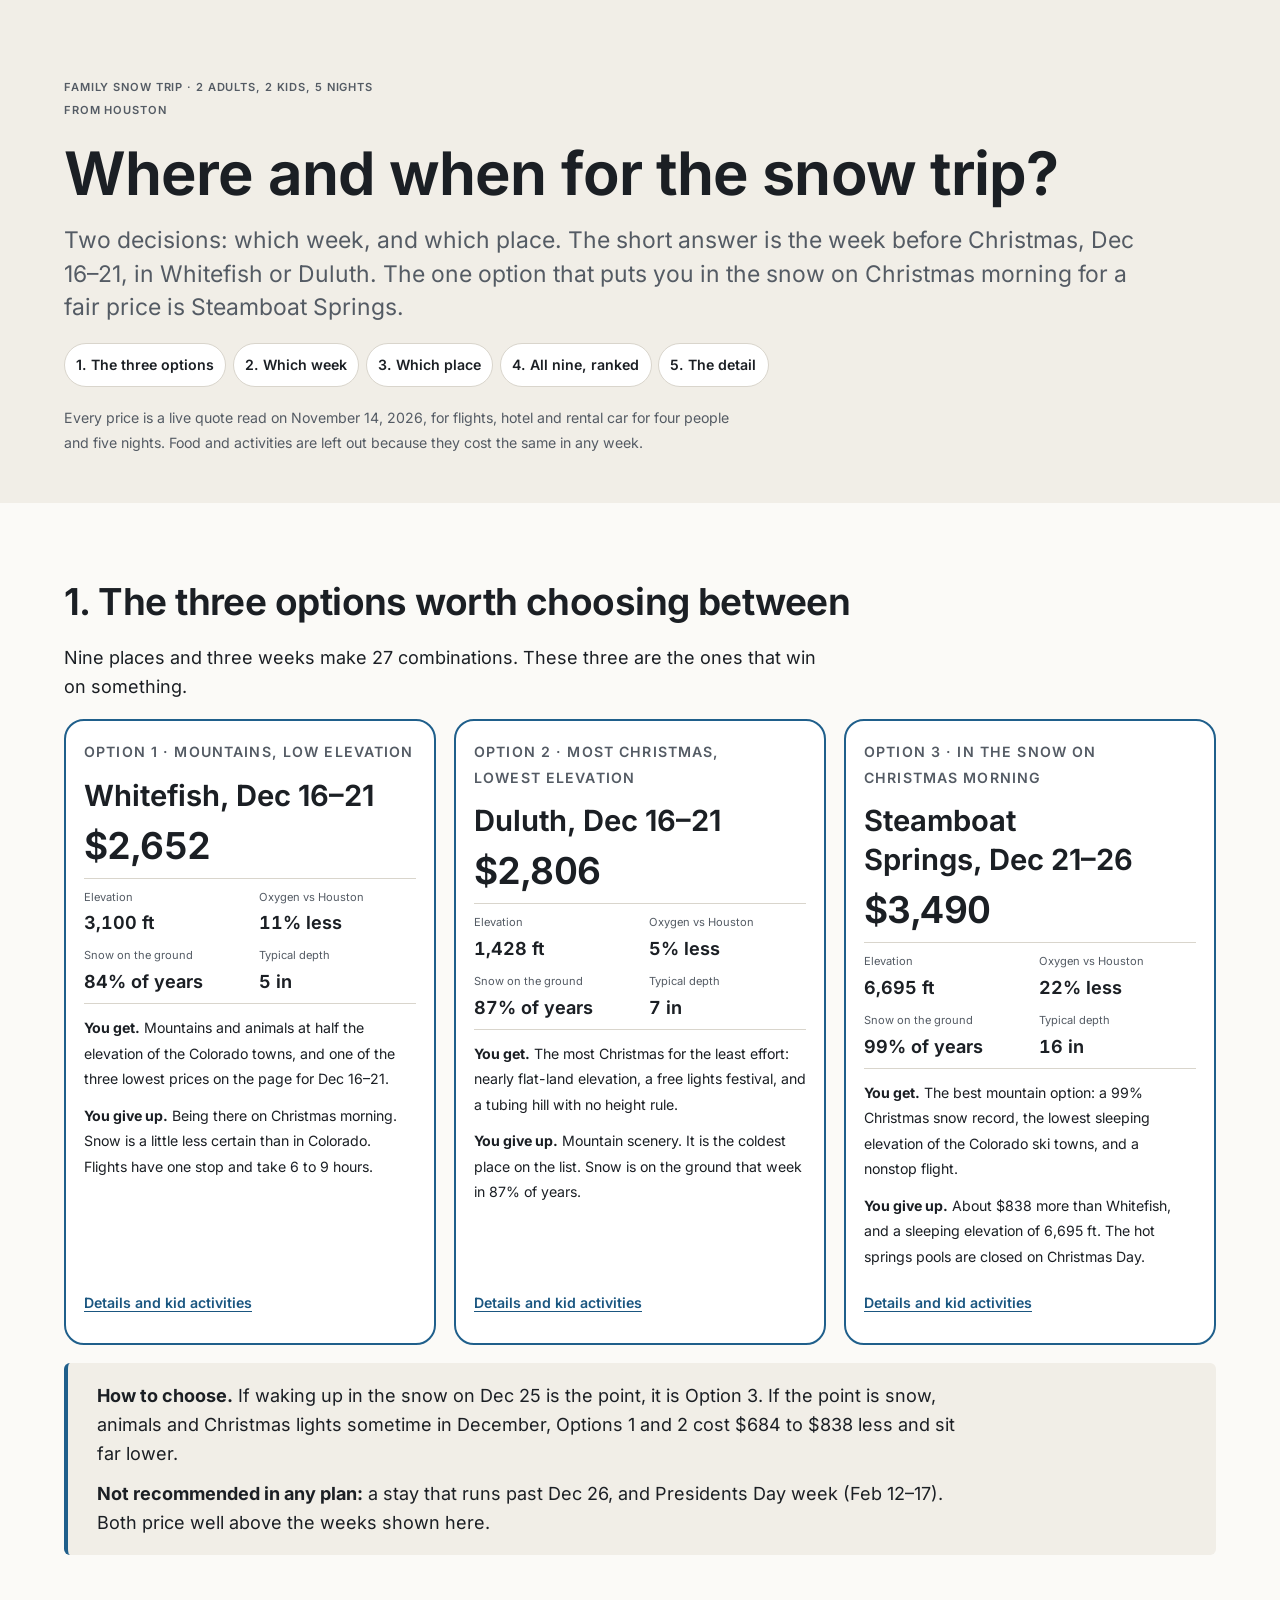
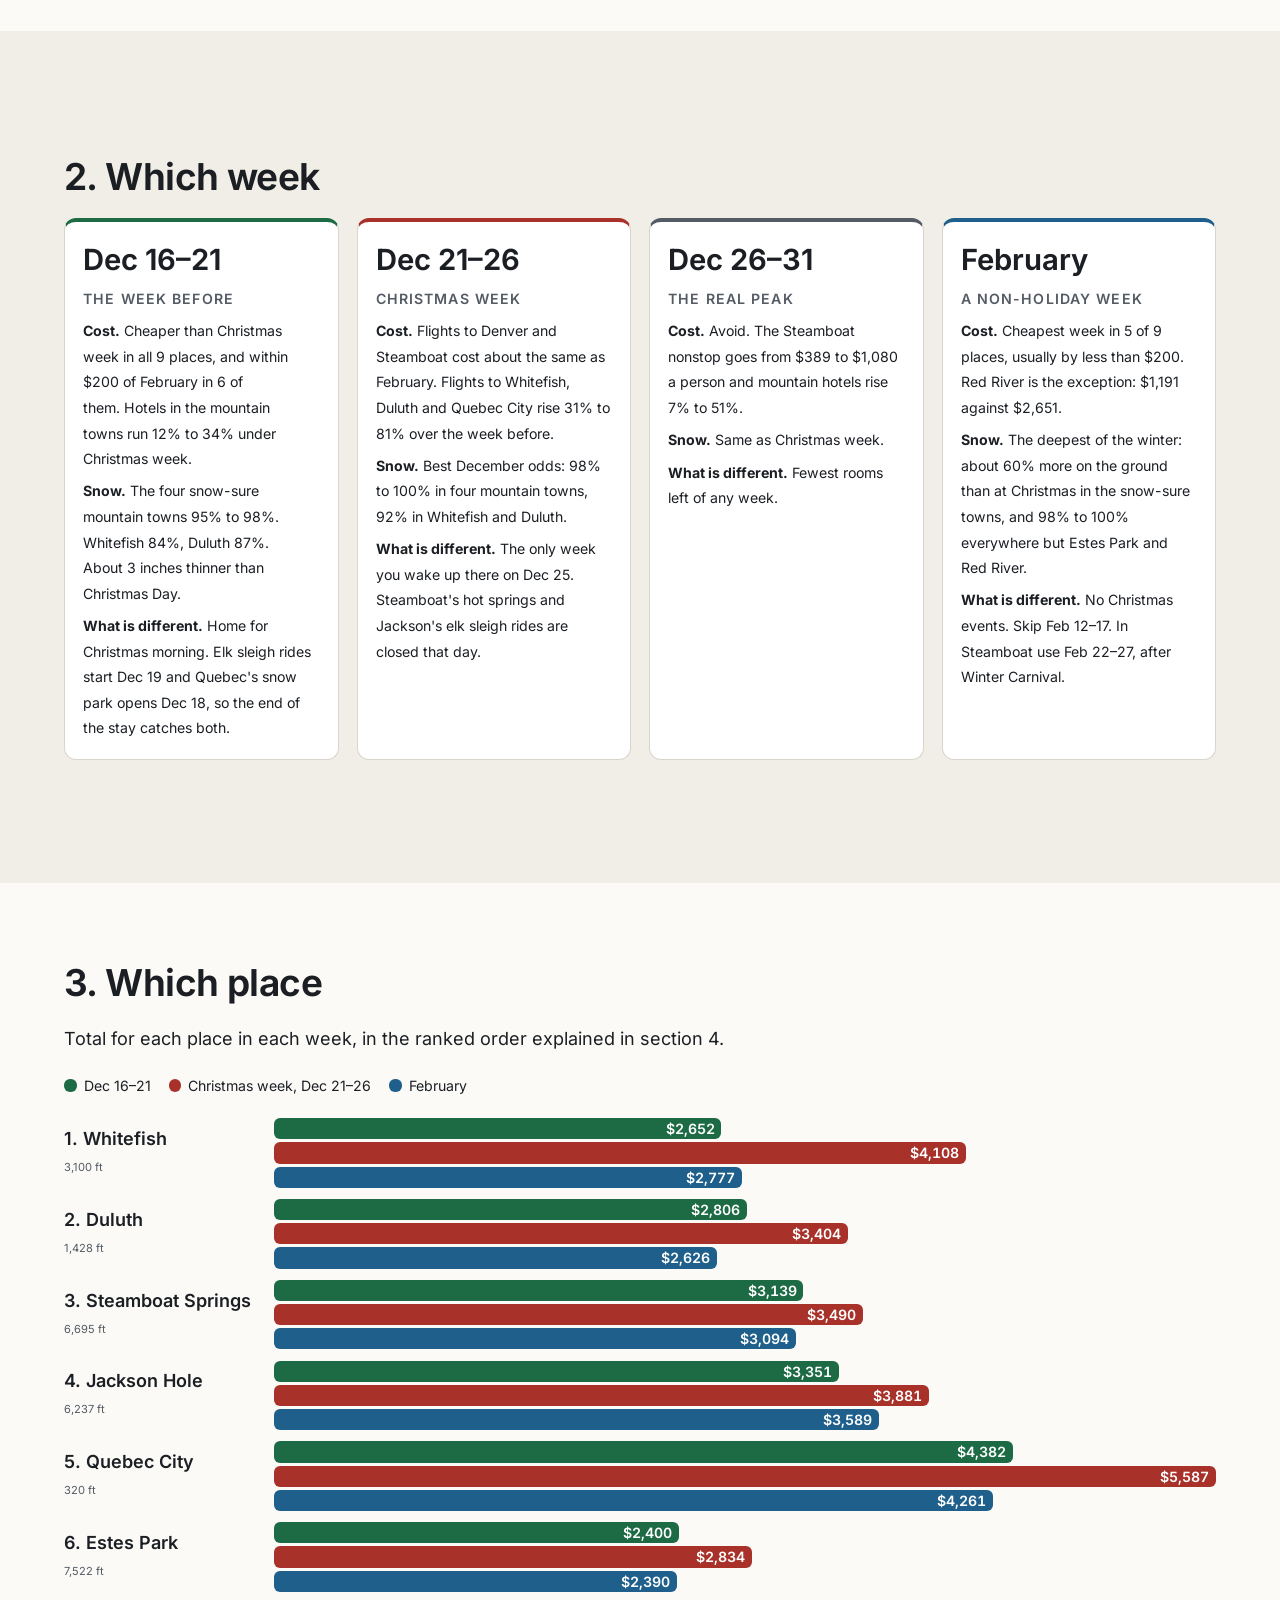
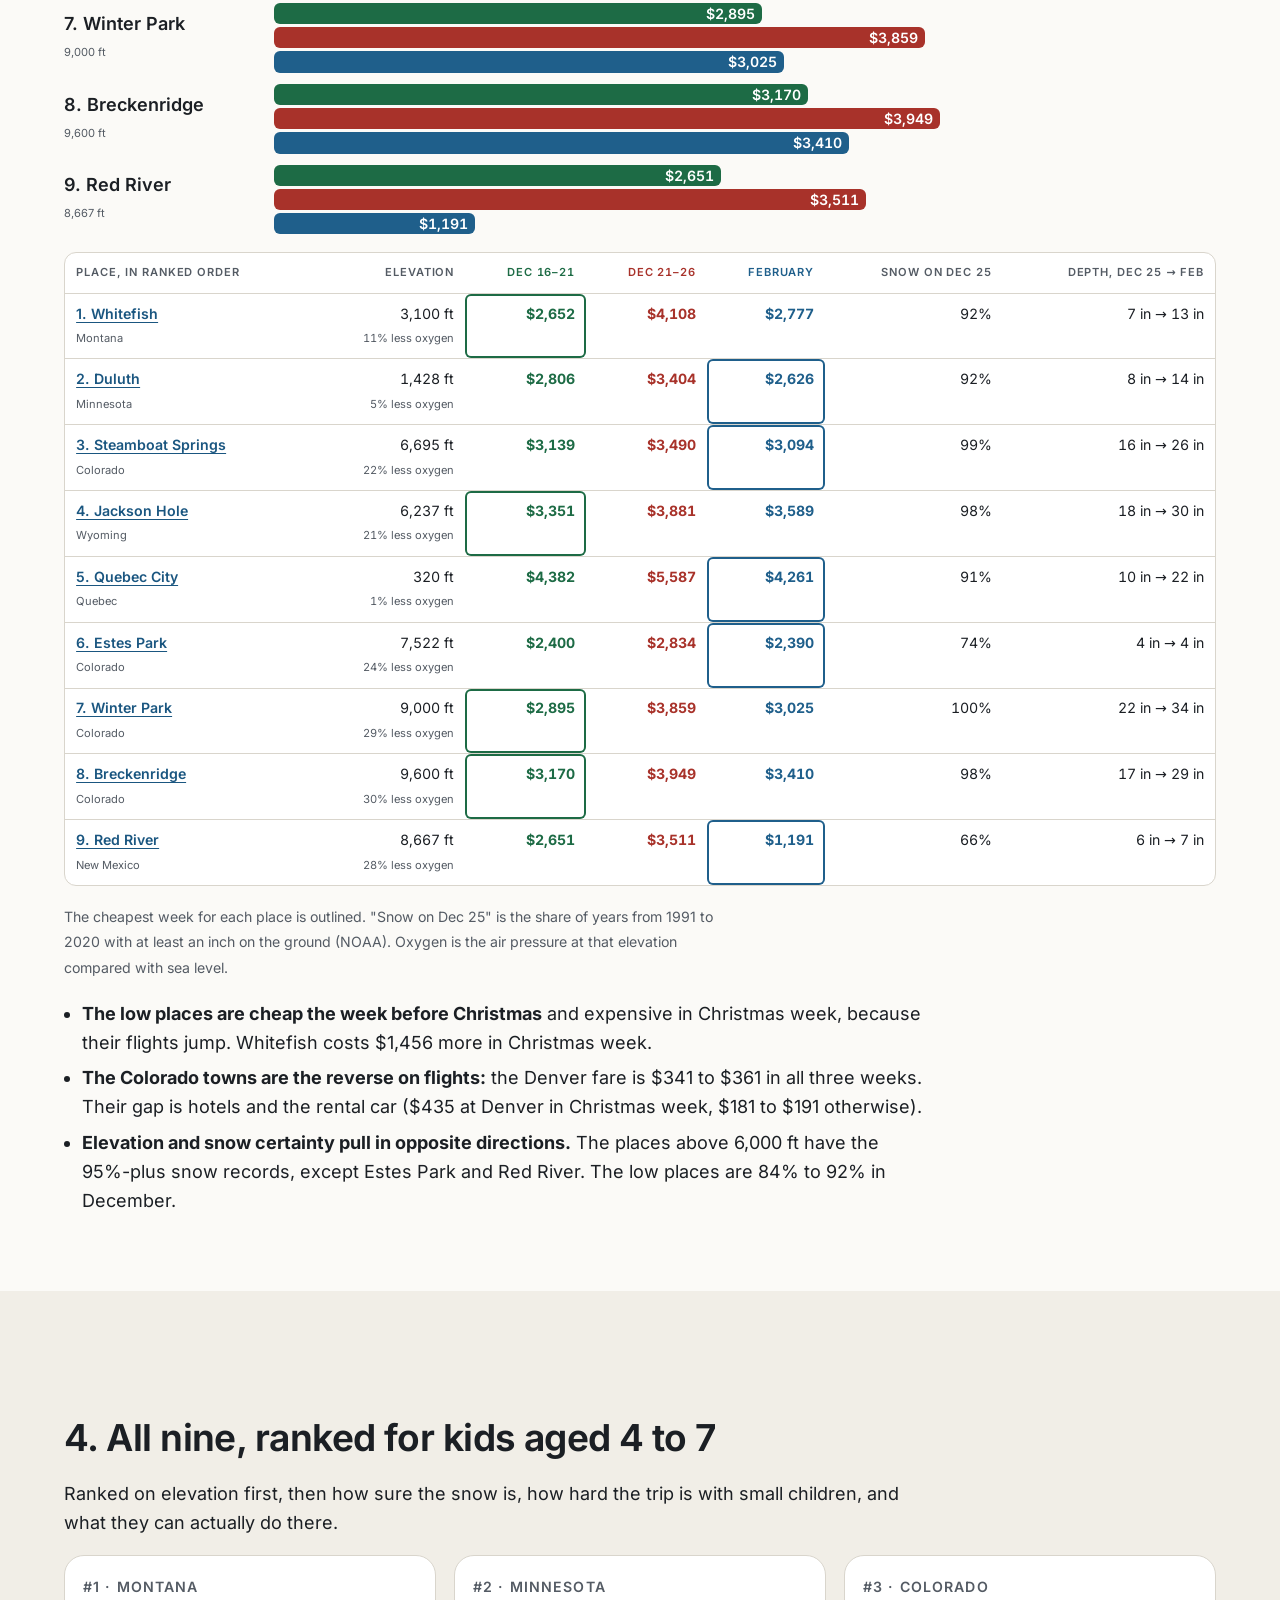
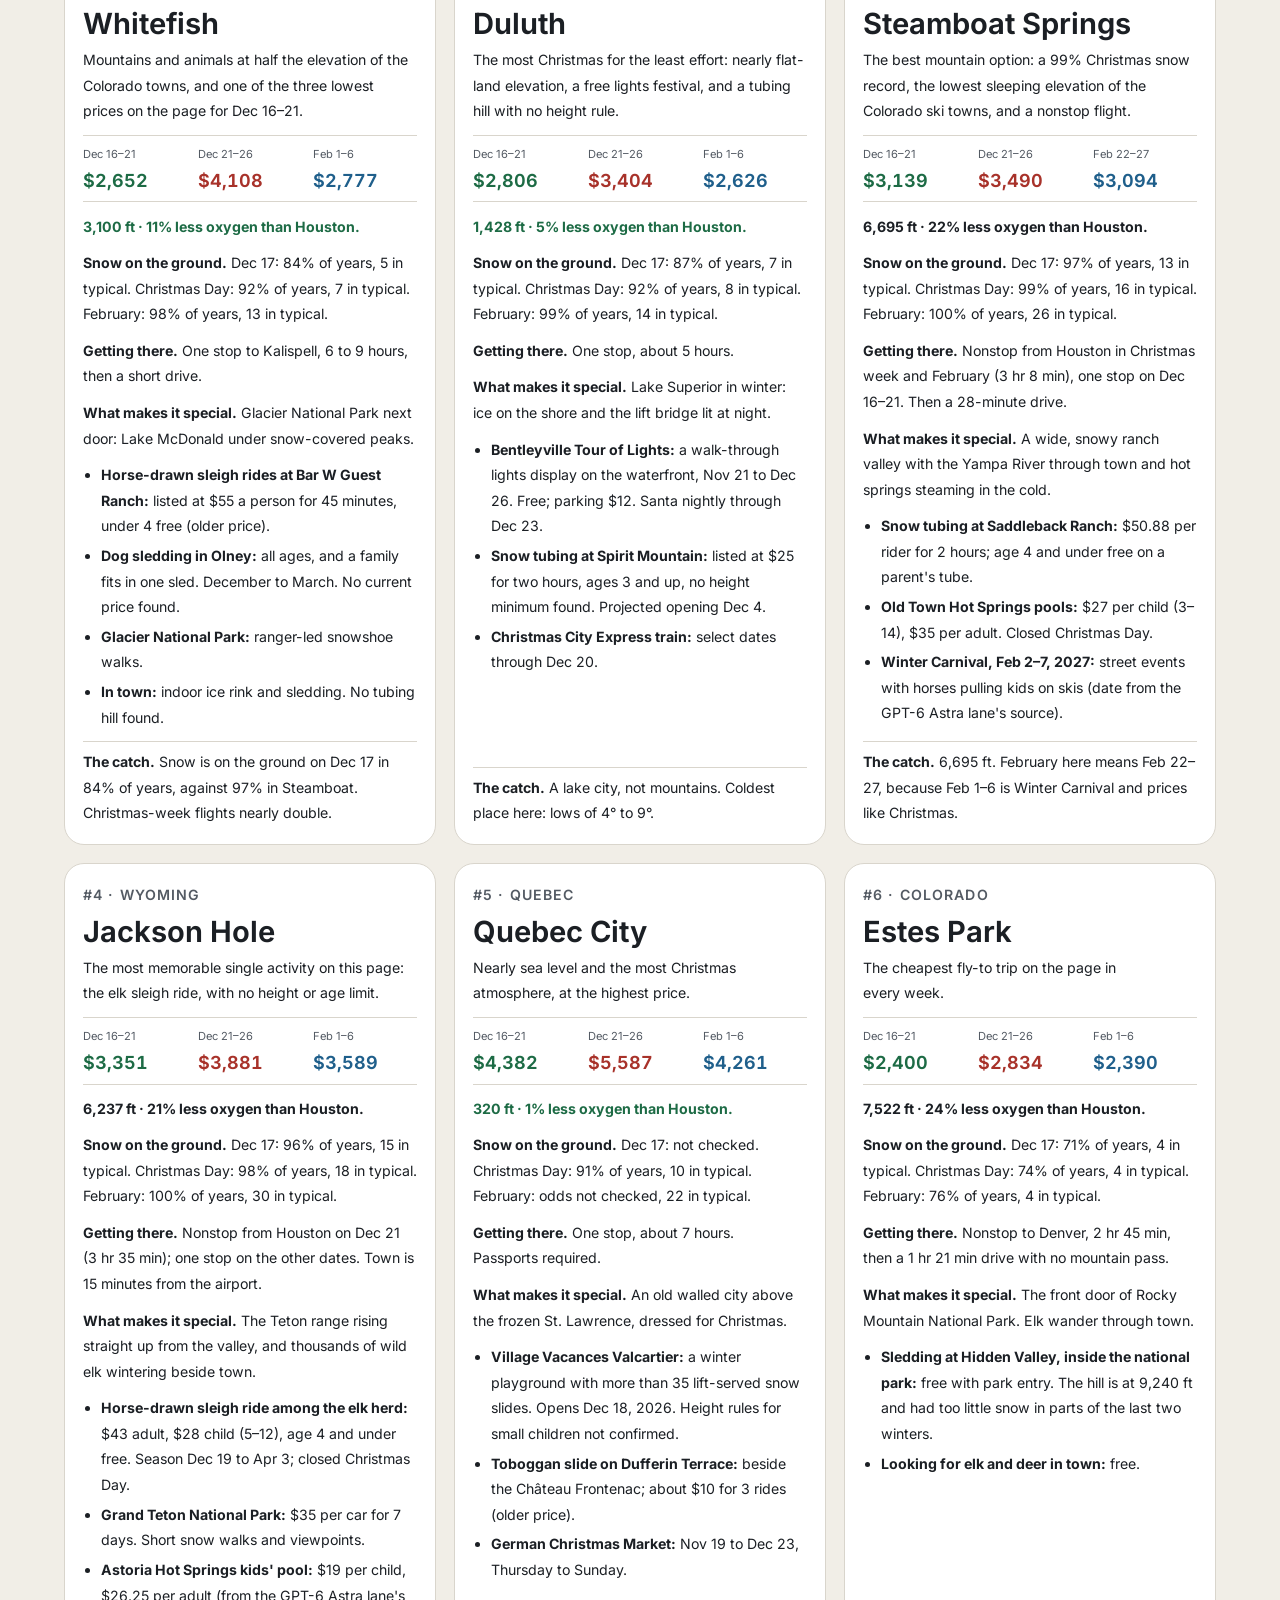
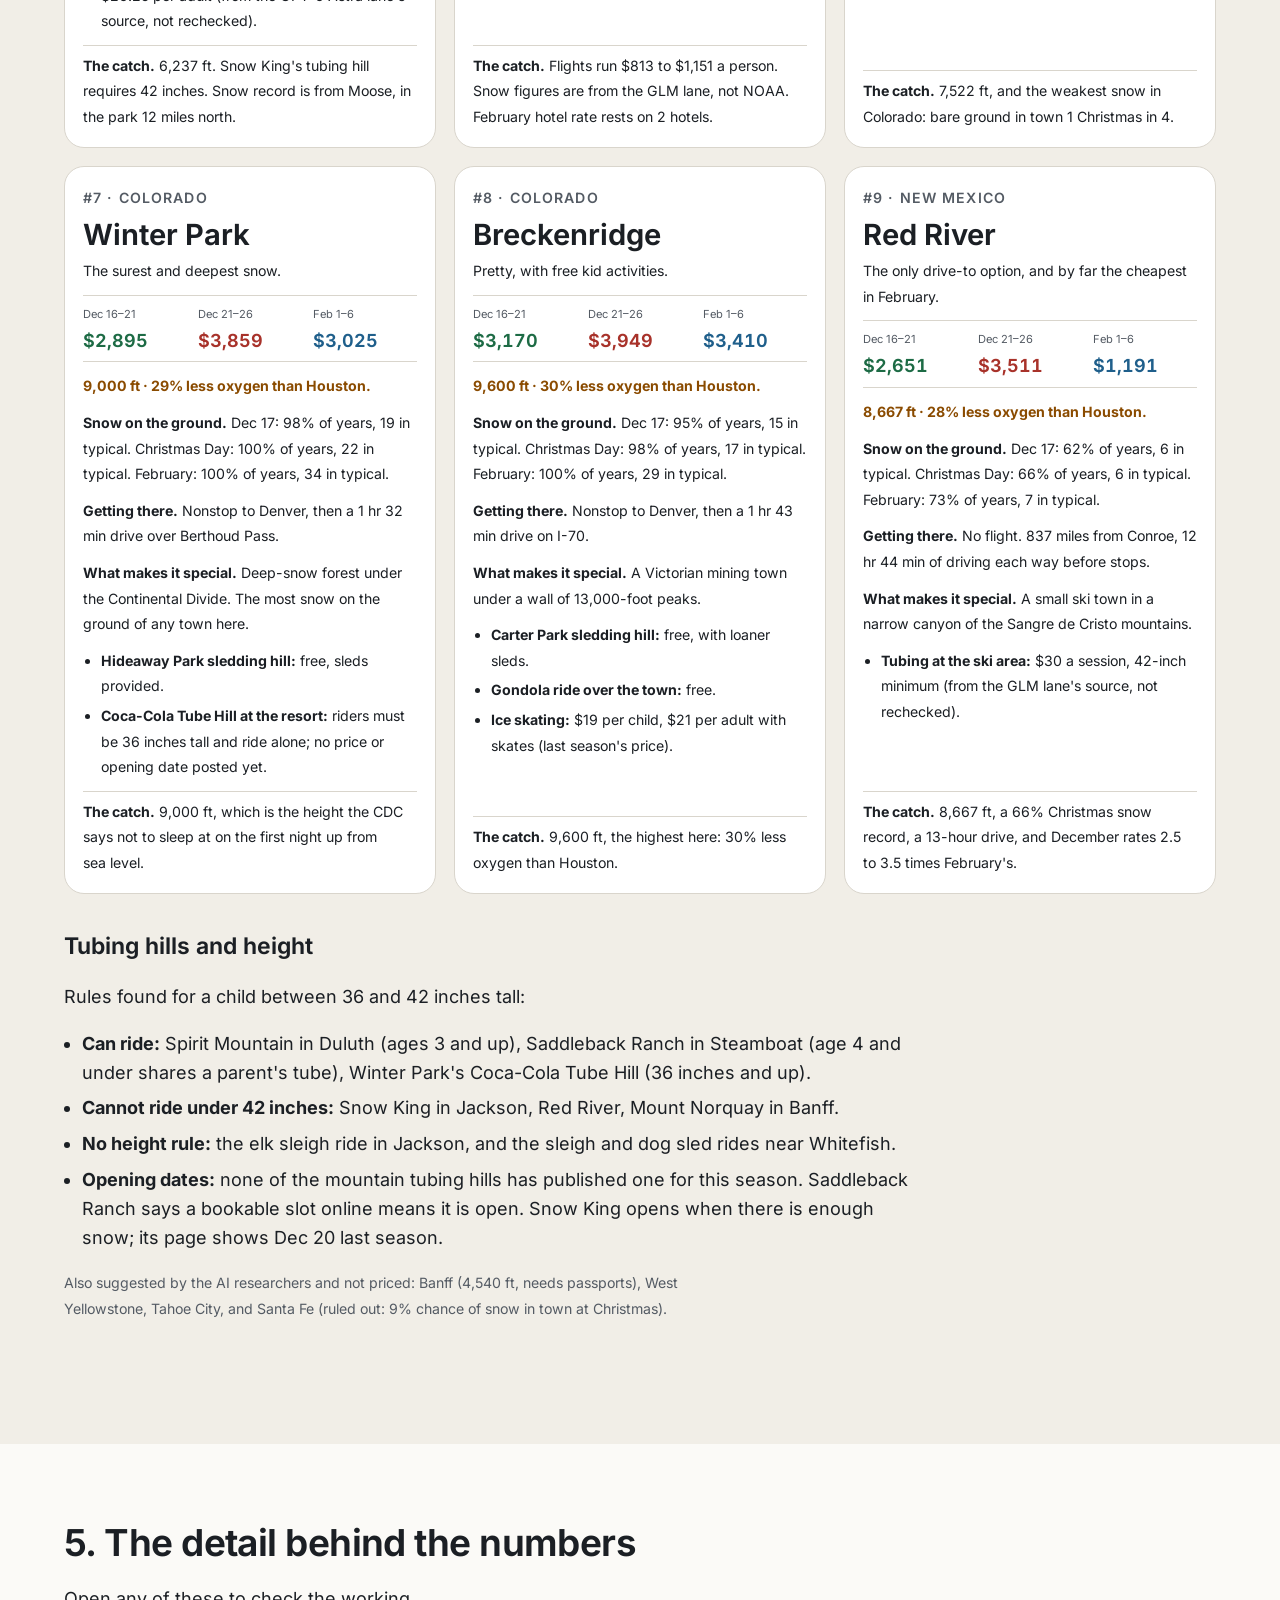
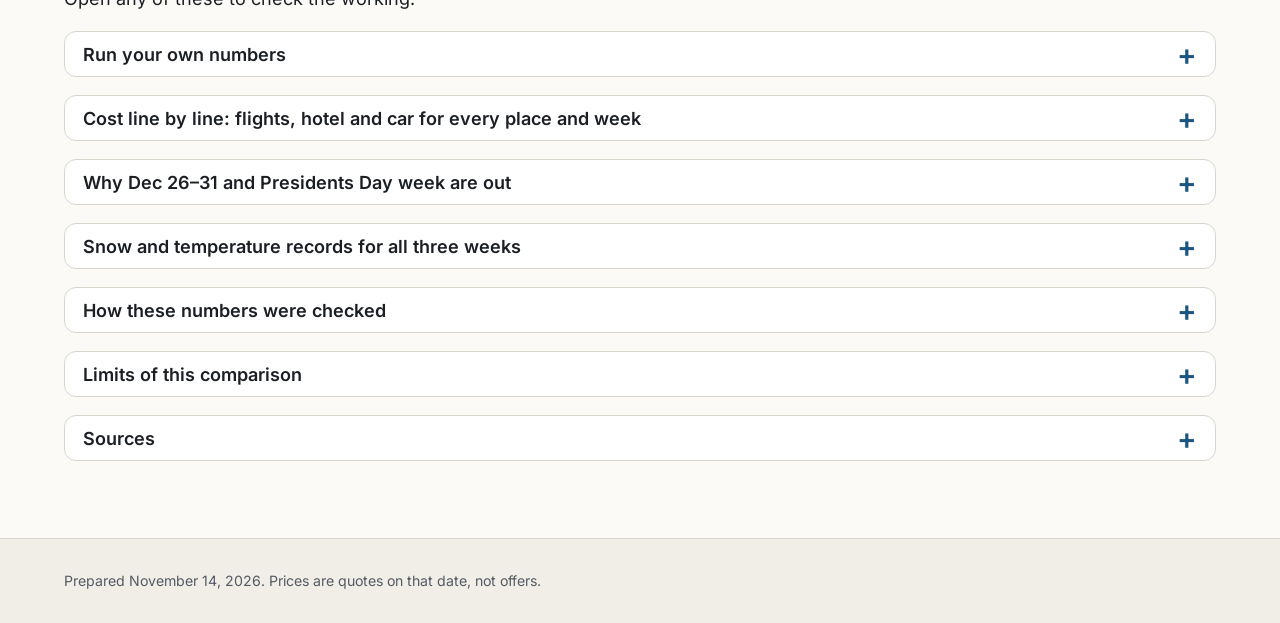
<file: index.html>
<!DOCTYPE html>
<html lang="en">
<head>
  <meta charset="utf-8">
  <meta name="viewport" content="width=device-width, initial-scale=1">
  <meta name="robots" content="noindex, nofollow">
  <meta name="color-scheme" content="light dark">
  <title>Snow Trip: Where and When?</title>
  <meta name="description" content="Nine snow destinations from Houston, priced for three weeks, with NOAA snow records and elevation.">
  <link rel="icon" href="icon.svg" type="image/svg+xml">
  <link rel="preload" href="assets/fonts/inter-variable.woff2" as="font" type="font/woff2" crossorigin>
  <link rel="stylesheet" href="styles.css">
</head>
<body>
  <a class="skip-link" href="#main">Skip to content</a>
  <main id="main">

    <section class="hero">
      <div class="container stack">
        <p class="eyebrow">Family snow trip · 2 adults, 2 kids, 5 nights from Houston</p>
        <h1>Where and when for the snow trip?</h1>
        <p class="lede">Two decisions: which week, and which place. The short answer is the week before Christmas, Dec 16–21, in Whitefish or Duluth. The one option that puts you in the snow on Christmas morning for a fair price is Steamboat Springs.</p>
        <nav class="jump" aria-label="On this page">
          <a href="#options">1. The three options</a>
          <a href="#week">2. Which week</a>
          <a href="#place">3. Which place</a>
          <a href="#ranked">4. All nine, ranked</a>
          <a href="#details">5. The detail</a>
        </nav>
        <p class="caption muted">Every price is a live quote read on November 14, 2026, for flights, hotel and rental car for four people and five nights. Food and activities are left out because they cost the same in any week.</p>
      </div>
    </section>

    <section class="section" id="options">
      <div class="container stack">
        <h2>1. The three options worth choosing between</h2>
        <p>Nine places and three weeks make 27 combinations. These three are the ones that win on something.</p>
        <div class="options">
        <article class="option">
          <p class="eyebrow">Option 1 · Mountains, low elevation</p>
          <h3>Whitefish, Dec 16–21</h3>
          <p class="option__price">$2,652</p>
          <dl class="facts">
            <div><dt>Elevation</dt><dd>3,100 ft</dd></div>
            <div><dt>Oxygen vs Houston</dt><dd>11% less</dd></div>
            <div><dt>Snow on the ground</dt><dd>84% of years</dd></div>
            <div><dt>Typical depth</dt><dd>5 in</dd></div>
          </dl>
          <p><strong>You get.</strong> Mountains and animals at half the elevation of the Colorado towns, and one of the three lowest prices on the page for Dec 16–21.</p>
          <p><strong>You give up.</strong> Being there on Christmas morning. Snow is a little less certain than in Colorado. Flights have one stop and take 6 to 9 hours.</p>
          <p><a href="#whitefish">Details and kid activities</a></p>
        </article>
        <article class="option">
          <p class="eyebrow">Option 2 · Most Christmas, lowest elevation</p>
          <h3>Duluth, Dec 16–21</h3>
          <p class="option__price">$2,806</p>
          <dl class="facts">
            <div><dt>Elevation</dt><dd>1,428 ft</dd></div>
            <div><dt>Oxygen vs Houston</dt><dd>5% less</dd></div>
            <div><dt>Snow on the ground</dt><dd>87% of years</dd></div>
            <div><dt>Typical depth</dt><dd>7 in</dd></div>
          </dl>
          <p><strong>You get.</strong> The most Christmas for the least effort: nearly flat-land elevation, a free lights festival, and a tubing hill with no height rule.</p>
          <p><strong>You give up.</strong> Mountain scenery. It is the coldest place on the list. Snow is on the ground that week in 87% of years.</p>
          <p><a href="#duluth">Details and kid activities</a></p>
        </article>
        <article class="option">
          <p class="eyebrow">Option 3 · In the snow on Christmas morning</p>
          <h3>Steamboat Springs, Dec 21–26</h3>
          <p class="option__price">$3,490</p>
          <dl class="facts">
            <div><dt>Elevation</dt><dd>6,695 ft</dd></div>
            <div><dt>Oxygen vs Houston</dt><dd>22% less</dd></div>
            <div><dt>Snow on the ground</dt><dd>99% of years</dd></div>
            <div><dt>Typical depth</dt><dd>16 in</dd></div>
          </dl>
          <p><strong>You get.</strong> The best mountain option: a 99% Christmas snow record, the lowest sleeping elevation of the Colorado ski towns, and a nonstop flight.</p>
          <p><strong>You give up.</strong> About $838 more than Whitefish, and a sleeping elevation of 6,695 ft. The hot springs pools are closed on Christmas Day.</p>
          <p><a href="#steamboat">Details and kid activities</a></p>
        </article>
        </div>
        <div class="callout stack stack--tight">
          <p><strong>How to choose.</strong> If waking up in the snow on Dec 25 is the point, it is Option 3. If the point is snow, animals and Christmas lights sometime in December, Options 1 and 2 cost $684 to $838 less and sit far lower.</p>
          <p><strong>Not recommended in any plan:</strong> a stay that runs past Dec 26, and Presidents Day week (Feb 12–17). Both price well above the weeks shown here.</p>
        </div>
      </div>
    </section>

    <section class="section section--alt" id="week">
      <div class="container stack">
        <h2>2. Which week</h2>
        <div class="weeks">
          <article class="week week--pre">
            <h3>Dec 16–21</h3>
            <p class="eyebrow">the week before</p>
            <p><strong>Cost.</strong> Cheaper than Christmas week in all 9 places, and within $200 of February in 6 of them. Hotels in the mountain towns run 12% to 34% under Christmas week.</p>
            <p><strong>Snow.</strong> The four snow-sure mountain towns 95% to 98%. Whitefish 84%, Duluth 87%. About 3 inches thinner than Christmas Day.</p>
            <p><strong>What is different.</strong> Home for Christmas morning. Elk sleigh rides start Dec 19 and Quebec's snow park opens Dec 18, so the end of the stay catches both.</p>
          </article>
          <article class="week week--x">
            <h3>Dec 21–26</h3>
            <p class="eyebrow">Christmas week</p>
            <p><strong>Cost.</strong> Flights to Denver and Steamboat cost about the same as February. Flights to Whitefish, Duluth and Quebec City rise 31% to 81% over the week before.</p>
            <p><strong>Snow.</strong> Best December odds: 98% to 100% in four mountain towns, 92% in Whitefish and Duluth.</p>
            <p><strong>What is different.</strong> The only week you wake up there on Dec 25. Steamboat's hot springs and Jackson's elk sleigh rides are closed that day.</p>
          </article>
          <article class="week week--peak">
            <h3>Dec 26–31</h3>
            <p class="eyebrow">the real peak</p>
            <p><strong>Cost.</strong> Avoid. The Steamboat nonstop goes from $389 to $1,080 a person and mountain hotels rise 7% to 51%.</p>
            <p><strong>Snow.</strong> Same as Christmas week.</p>
            <p><strong>What is different.</strong> Fewest rooms left of any week.</p>
          </article>
          <article class="week week--f">
            <h3>February</h3>
            <p class="eyebrow">a non-holiday week</p>
            <p><strong>Cost.</strong> Cheapest week in 5 of 9 places, usually by less than $200. Red River is the exception: $1,191 against $2,651.</p>
            <p><strong>Snow.</strong> The deepest of the winter: about 60% more on the ground than at Christmas in the snow-sure towns, and 98% to 100% everywhere but Estes Park and Red River.</p>
            <p><strong>What is different.</strong> No Christmas events. Skip Feb 12–17. In Steamboat use Feb 22–27, after Winter Carnival.</p>
          </article>
        </div>
      </div>
    </section>

    <section class="section" id="place">
      <div class="container stack">
        <h2>3. Which place</h2>
        <p>Total for each place in each week, in the ranked order explained in section 4.</p>
        <div class="legend"><span class="key key--pre">Dec 16–21</span><span class="key key--x">Christmas week, Dec 21–26</span><span class="key key--f">February</span></div>
        <div class="bars" aria-hidden="true">
      <div class="barrow">
        <div class="barrow__name">1. Whitefish<span class="sub">3,100 ft</span></div>
        <div class="barrow__bars"><div class="bar bar--pre" data-w="47.5"><span>$2,652</span></div><div class="bar bar--x" data-w="73.5"><span>$4,108</span></div><div class="bar bar--f" data-w="49.7"><span>$2,777</span></div></div>
      </div>
      <div class="barrow">
        <div class="barrow__name">2. Duluth<span class="sub">1,428 ft</span></div>
        <div class="barrow__bars"><div class="bar bar--pre" data-w="50.2"><span>$2,806</span></div><div class="bar bar--x" data-w="60.9"><span>$3,404</span></div><div class="bar bar--f" data-w="47.0"><span>$2,626</span></div></div>
      </div>
      <div class="barrow">
        <div class="barrow__name">3. Steamboat Springs<span class="sub">6,695 ft</span></div>
        <div class="barrow__bars"><div class="bar bar--pre" data-w="56.2"><span>$3,139</span></div><div class="bar bar--x" data-w="62.5"><span>$3,490</span></div><div class="bar bar--f" data-w="55.4"><span>$3,094</span></div></div>
      </div>
      <div class="barrow">
        <div class="barrow__name">4. Jackson Hole<span class="sub">6,237 ft</span></div>
        <div class="barrow__bars"><div class="bar bar--pre" data-w="60.0"><span>$3,351</span></div><div class="bar bar--x" data-w="69.5"><span>$3,881</span></div><div class="bar bar--f" data-w="64.2"><span>$3,589</span></div></div>
      </div>
      <div class="barrow">
        <div class="barrow__name">5. Quebec City<span class="sub">320 ft</span></div>
        <div class="barrow__bars"><div class="bar bar--pre" data-w="78.4"><span>$4,382</span></div><div class="bar bar--x" data-w="100.0"><span>$5,587</span></div><div class="bar bar--f" data-w="76.3"><span>$4,261</span></div></div>
      </div>
      <div class="barrow">
        <div class="barrow__name">6. Estes Park<span class="sub">7,522 ft</span></div>
        <div class="barrow__bars"><div class="bar bar--pre" data-w="43.0"><span>$2,400</span></div><div class="bar bar--x" data-w="50.7"><span>$2,834</span></div><div class="bar bar--f" data-w="42.8"><span>$2,390</span></div></div>
      </div>
      <div class="barrow">
        <div class="barrow__name">7. Winter Park<span class="sub">9,000 ft</span></div>
        <div class="barrow__bars"><div class="bar bar--pre" data-w="51.8"><span>$2,895</span></div><div class="bar bar--x" data-w="69.1"><span>$3,859</span></div><div class="bar bar--f" data-w="54.1"><span>$3,025</span></div></div>
      </div>
      <div class="barrow">
        <div class="barrow__name">8. Breckenridge<span class="sub">9,600 ft</span></div>
        <div class="barrow__bars"><div class="bar bar--pre" data-w="56.7"><span>$3,170</span></div><div class="bar bar--x" data-w="70.7"><span>$3,949</span></div><div class="bar bar--f" data-w="61.0"><span>$3,410</span></div></div>
      </div>
      <div class="barrow">
        <div class="barrow__name">9. Red River<span class="sub">8,667 ft</span></div>
        <div class="barrow__bars"><div class="bar bar--pre" data-w="47.4"><span>$2,651</span></div><div class="bar bar--x" data-w="62.8"><span>$3,511</span></div><div class="bar bar--f" data-w="21.3"><span>$1,191</span></div></div>
      </div>
        </div>
        <div class="tablewrap" tabindex="0" role="region" aria-label="All nine places: elevation, cost by week and snow">
          <table class="num">
            <thead><tr><th scope="col">Place, in ranked order</th><th scope="col">Elevation</th><th scope="col" class="pre">Dec 16–21</th><th scope="col" class="x">Dec 21–26</th><th scope="col" class="f">February</th><th scope="col">Snow on Dec 25</th><th scope="col">Depth, Dec 25 → Feb</th></tr></thead>
            <tbody>
        <tr>
          <th scope="row"><a href="#whitefish">1. Whitefish</a><span class="sub">Montana</span></th>
          <td>3,100 ft<span class="sub">11% less oxygen</span></td>
          <td class="tot pre best">$2,652</td><td class="tot x">$4,108</td><td class="tot f">$2,777</td>
          <td>92%</td>
          <td>7 in → 13 in</td>
        </tr>
        <tr>
          <th scope="row"><a href="#duluth">2. Duluth</a><span class="sub">Minnesota</span></th>
          <td>1,428 ft<span class="sub">5% less oxygen</span></td>
          <td class="tot pre">$2,806</td><td class="tot x">$3,404</td><td class="tot f best">$2,626</td>
          <td>92%</td>
          <td>8 in → 14 in</td>
        </tr>
        <tr>
          <th scope="row"><a href="#steamboat">3. Steamboat Springs</a><span class="sub">Colorado</span></th>
          <td>6,695 ft<span class="sub">22% less oxygen</span></td>
          <td class="tot pre">$3,139</td><td class="tot x">$3,490</td><td class="tot f best">$3,094</td>
          <td>99%</td>
          <td>16 in → 26 in</td>
        </tr>
        <tr>
          <th scope="row"><a href="#jackson">4. Jackson Hole</a><span class="sub">Wyoming</span></th>
          <td>6,237 ft<span class="sub">21% less oxygen</span></td>
          <td class="tot pre best">$3,351</td><td class="tot x">$3,881</td><td class="tot f">$3,589</td>
          <td>98%</td>
          <td>18 in → 30 in</td>
        </tr>
        <tr>
          <th scope="row"><a href="#quebec">5. Quebec City</a><span class="sub">Quebec</span></th>
          <td>320 ft<span class="sub">1% less oxygen</span></td>
          <td class="tot pre">$4,382</td><td class="tot x">$5,587</td><td class="tot f best">$4,261</td>
          <td>91%</td>
          <td>10 in → 22 in</td>
        </tr>
        <tr>
          <th scope="row"><a href="#estes">6. Estes Park</a><span class="sub">Colorado</span></th>
          <td>7,522 ft<span class="sub">24% less oxygen</span></td>
          <td class="tot pre">$2,400</td><td class="tot x">$2,834</td><td class="tot f best">$2,390</td>
          <td>74%</td>
          <td>4 in → 4 in</td>
        </tr>
        <tr>
          <th scope="row"><a href="#winterpark">7. Winter Park</a><span class="sub">Colorado</span></th>
          <td>9,000 ft<span class="sub">29% less oxygen</span></td>
          <td class="tot pre best">$2,895</td><td class="tot x">$3,859</td><td class="tot f">$3,025</td>
          <td>100%</td>
          <td>22 in → 34 in</td>
        </tr>
        <tr>
          <th scope="row"><a href="#breck">8. Breckenridge</a><span class="sub">Colorado</span></th>
          <td>9,600 ft<span class="sub">30% less oxygen</span></td>
          <td class="tot pre best">$3,170</td><td class="tot x">$3,949</td><td class="tot f">$3,410</td>
          <td>98%</td>
          <td>17 in → 29 in</td>
        </tr>
        <tr>
          <th scope="row"><a href="#redriver">9. Red River</a><span class="sub">New Mexico</span></th>
          <td>8,667 ft<span class="sub">28% less oxygen</span></td>
          <td class="tot pre">$2,651</td><td class="tot x">$3,511</td><td class="tot f best">$1,191</td>
          <td>66%</td>
          <td>6 in → 7 in</td>
        </tr>
            </tbody>
          </table>
        </div>
        <p class="caption muted">The cheapest week for each place is outlined. "Snow on Dec 25" is the share of years from 1991 to 2020 with at least an inch on the ground (NOAA). Oxygen is the air pressure at that elevation compared with sea level.</p>
        <ul class="notes">
          <li><strong>The low places are cheap the week before Christmas</strong> and expensive in Christmas week, because their flights jump. Whitefish costs $1,456 more in Christmas week.</li>
          <li><strong>The Colorado towns are the reverse on flights:</strong> the Denver fare is $341 to $361 in all three weeks. Their gap is hotels and the rental car ($435 at Denver in Christmas week, $181 to $191 otherwise).</li>
          <li><strong>Elevation and snow certainty pull in opposite directions.</strong> The places above 6,000 ft have the 95%-plus snow records, except Estes Park and Red River. The low places are 84% to 92% in December.</li>
        </ul>
      </div>
    </section>

    <section class="section section--alt" id="ranked">
      <div class="container stack">
        <h2>4. All nine, ranked for kids aged 4 to 7</h2>
        <p>Ranked on elevation first, then how sure the snow is, how hard the trip is with small children, and what they can actually do there.</p>
        <div class="places">
      <article class="place" id="whitefish">
        <header class="place__head">
          <p class="eyebrow">#1 · Montana</p>
          <h3>Whitefish</h3>
          <p>Mountains and animals at half the elevation of the Colorado towns, and one of the three lowest prices on the page for Dec 16–21.</p>
        </header>
        <dl class="facts facts--3"><div><dt>Dec 16–21</dt><dd class="pre">$2,652</dd></div><div><dt>Dec 21–26</dt><dd class="x">$4,108</dd></div><div><dt>Feb 1–6</dt><dd class="f">$2,777</dd></div></dl>
        <p class="alt alt--ok"><strong>3,100 ft · 11% less oxygen than Houston.</strong></p>
        <p><strong>Snow on the ground.</strong> Dec 17: 84% of years, 5 in typical. Christmas Day: 92% of years, 7 in typical. February: 98% of years, 13 in typical.</p>
        <p><strong>Getting there.</strong> One stop to Kalispell, 6 to 9 hours, then a short drive.</p>
        <p><strong>What makes it special.</strong> Glacier National Park next door: Lake McDonald under snow-covered peaks.</p>
        <ul class="kidlist"><li><strong>Horse-drawn sleigh rides at Bar W Guest Ranch:</strong> listed at $55 a person for 45 minutes, under 4 free (older price).</li><li><strong>Dog sledding in Olney:</strong> all ages, and a family fits in one sled. December to March. No current price found.</li><li><strong>Glacier National Park:</strong> ranger-led snowshoe walks.</li><li><strong>In town:</strong> indoor ice rink and sledding. No tubing hill found.</li></ul>
        <p class="catch"><strong>The catch.</strong> Snow is on the ground on Dec 17 in 84% of years, against 97% in Steamboat. Christmas-week flights nearly double.</p>
      </article>
      <article class="place" id="duluth">
        <header class="place__head">
          <p class="eyebrow">#2 · Minnesota</p>
          <h3>Duluth</h3>
          <p>The most Christmas for the least effort: nearly flat-land elevation, a free lights festival, and a tubing hill with no height rule.</p>
        </header>
        <dl class="facts facts--3"><div><dt>Dec 16–21</dt><dd class="pre">$2,806</dd></div><div><dt>Dec 21–26</dt><dd class="x">$3,404</dd></div><div><dt>Feb 1–6</dt><dd class="f">$2,626</dd></div></dl>
        <p class="alt alt--ok"><strong>1,428 ft · 5% less oxygen than Houston.</strong></p>
        <p><strong>Snow on the ground.</strong> Dec 17: 87% of years, 7 in typical. Christmas Day: 92% of years, 8 in typical. February: 99% of years, 14 in typical.</p>
        <p><strong>Getting there.</strong> One stop, about 5 hours.</p>
        <p><strong>What makes it special.</strong> Lake Superior in winter: ice on the shore and the lift bridge lit at night.</p>
        <ul class="kidlist"><li><strong>Bentleyville Tour of Lights:</strong> a walk-through lights display on the waterfront, Nov 21 to Dec 26. Free; parking $12. Santa nightly through Dec 23.</li><li><strong>Snow tubing at Spirit Mountain:</strong> listed at $25 for two hours, ages 3 and up, no height minimum found. Projected opening Dec 4.</li><li><strong>Christmas City Express train:</strong> select dates through Dec 20.</li></ul>
        <p class="catch"><strong>The catch.</strong> A lake city, not mountains. Coldest place here: lows of 4° to 9°.</p>
      </article>
      <article class="place" id="steamboat">
        <header class="place__head">
          <p class="eyebrow">#3 · Colorado</p>
          <h3>Steamboat Springs</h3>
          <p>The best mountain option: a 99% Christmas snow record, the lowest sleeping elevation of the Colorado ski towns, and a nonstop flight.</p>
        </header>
        <dl class="facts facts--3"><div><dt>Dec 16–21</dt><dd class="pre">$3,139</dd></div><div><dt>Dec 21–26</dt><dd class="x">$3,490</dd></div><div><dt>Feb 22–27</dt><dd class="f">$3,094</dd></div></dl>
        <p class="alt alt--mid"><strong>6,695 ft · 22% less oxygen than Houston.</strong></p>
        <p><strong>Snow on the ground.</strong> Dec 17: 97% of years, 13 in typical. Christmas Day: 99% of years, 16 in typical. February: 100% of years, 26 in typical.</p>
        <p><strong>Getting there.</strong> Nonstop from Houston in Christmas week and February (3 hr 8 min), one stop on Dec 16–21. Then a 28-minute drive.</p>
        <p><strong>What makes it special.</strong> A wide, snowy ranch valley with the Yampa River through town and hot springs steaming in the cold.</p>
        <ul class="kidlist"><li><strong>Snow tubing at Saddleback Ranch:</strong> $50.88 per rider for 2 hours; age 4 and under free on a parent&#x27;s tube.</li><li><strong>Old Town Hot Springs pools:</strong> $27 per child (3–14), $35 per adult. Closed Christmas Day.</li><li><strong>Winter Carnival, Feb 2–7, 2027:</strong> street events with horses pulling kids on skis (date from the GPT-6 Astra lane&#x27;s source).</li></ul>
        <p class="catch"><strong>The catch.</strong> 6,695 ft. February here means Feb 22–27, because Feb 1–6 is Winter Carnival and prices like Christmas.</p>
      </article>
      <article class="place" id="jackson">
        <header class="place__head">
          <p class="eyebrow">#4 · Wyoming</p>
          <h3>Jackson Hole</h3>
          <p>The most memorable single activity on this page: the elk sleigh ride, with no height or age limit.</p>
        </header>
        <dl class="facts facts--3"><div><dt>Dec 16–21</dt><dd class="pre">$3,351</dd></div><div><dt>Dec 21–26</dt><dd class="x">$3,881</dd></div><div><dt>Feb 1–6</dt><dd class="f">$3,589</dd></div></dl>
        <p class="alt alt--mid"><strong>6,237 ft · 21% less oxygen than Houston.</strong></p>
        <p><strong>Snow on the ground.</strong> Dec 17: 96% of years, 15 in typical. Christmas Day: 98% of years, 18 in typical. February: 100% of years, 30 in typical.</p>
        <p><strong>Getting there.</strong> Nonstop from Houston on Dec 21 (3 hr 35 min); one stop on the other dates. Town is 15 minutes from the airport.</p>
        <p><strong>What makes it special.</strong> The Teton range rising straight up from the valley, and thousands of wild elk wintering beside town.</p>
        <ul class="kidlist"><li><strong>Horse-drawn sleigh ride among the elk herd:</strong> $43 adult, $28 child (5–12), age 4 and under free. Season Dec 19 to Apr 3; closed Christmas Day.</li><li><strong>Grand Teton National Park:</strong> $35 per car for 7 days. Short snow walks and viewpoints.</li><li><strong>Astoria Hot Springs kids&#x27; pool:</strong> $19 per child, $26.25 per adult (from the GPT-6 Astra lane&#x27;s source, not rechecked).</li></ul>
        <p class="catch"><strong>The catch.</strong> 6,237 ft. Snow King&#x27;s tubing hill requires 42 inches. Snow record is from Moose, in the park 12 miles north.</p>
      </article>
      <article class="place" id="quebec">
        <header class="place__head">
          <p class="eyebrow">#5 · Quebec</p>
          <h3>Quebec City</h3>
          <p>Nearly sea level and the most Christmas atmosphere, at the highest price.</p>
        </header>
        <dl class="facts facts--3"><div><dt>Dec 16–21</dt><dd class="pre">$4,382</dd></div><div><dt>Dec 21–26</dt><dd class="x">$5,587</dd></div><div><dt>Feb 1–6</dt><dd class="f">$4,261</dd></div></dl>
        <p class="alt alt--ok"><strong>320 ft · 1% less oxygen than Houston.</strong></p>
        <p><strong>Snow on the ground.</strong> Dec 17: not checked. Christmas Day: 91% of years, 10 in typical. February: odds not checked, 22 in typical.</p>
        <p><strong>Getting there.</strong> One stop, about 7 hours. Passports required.</p>
        <p><strong>What makes it special.</strong> An old walled city above the frozen St. Lawrence, dressed for Christmas.</p>
        <ul class="kidlist"><li><strong>Village Vacances Valcartier:</strong> a winter playground with more than 35 lift-served snow slides. Opens Dec 18, 2026. Height rules for small children not confirmed.</li><li><strong>Toboggan slide on Dufferin Terrace:</strong> beside the Château Frontenac; about $10 for 3 rides (older price).</li><li><strong>German Christmas Market:</strong> Nov 19 to Dec 23, Thursday to Sunday.</li></ul>
        <p class="catch"><strong>The catch.</strong> Flights run $813 to $1,151 a person. Snow figures are from the GLM lane, not NOAA. February hotel rate rests on 2 hotels.</p>
      </article>
      <article class="place" id="estes">
        <header class="place__head">
          <p class="eyebrow">#6 · Colorado</p>
          <h3>Estes Park</h3>
          <p>The cheapest fly-to trip on the page in every week.</p>
        </header>
        <dl class="facts facts--3"><div><dt>Dec 16–21</dt><dd class="pre">$2,400</dd></div><div><dt>Dec 21–26</dt><dd class="x">$2,834</dd></div><div><dt>Feb 1–6</dt><dd class="f">$2,390</dd></div></dl>
        <p class="alt alt--mid"><strong>7,522 ft · 24% less oxygen than Houston.</strong></p>
        <p><strong>Snow on the ground.</strong> Dec 17: 71% of years, 4 in typical. Christmas Day: 74% of years, 4 in typical. February: 76% of years, 4 in typical.</p>
        <p><strong>Getting there.</strong> Nonstop to Denver, 2 hr 45 min, then a 1 hr 21 min drive with no mountain pass.</p>
        <p><strong>What makes it special.</strong> The front door of Rocky Mountain National Park. Elk wander through town.</p>
        <ul class="kidlist"><li><strong>Sledding at Hidden Valley, inside the national park:</strong> free with park entry. The hill is at 9,240 ft and had too little snow in parts of the last two winters.</li><li><strong>Looking for elk and deer in town:</strong> free.</li></ul>
        <p class="catch"><strong>The catch.</strong> 7,522 ft, and the weakest snow in Colorado: bare ground in town 1 Christmas in 4.</p>
      </article>
      <article class="place" id="winterpark">
        <header class="place__head">
          <p class="eyebrow">#7 · Colorado</p>
          <h3>Winter Park</h3>
          <p>The surest and deepest snow.</p>
        </header>
        <dl class="facts facts--3"><div><dt>Dec 16–21</dt><dd class="pre">$2,895</dd></div><div><dt>Dec 21–26</dt><dd class="x">$3,859</dd></div><div><dt>Feb 1–6</dt><dd class="f">$3,025</dd></div></dl>
        <p class="alt alt--warn"><strong>9,000 ft · 29% less oxygen than Houston.</strong></p>
        <p><strong>Snow on the ground.</strong> Dec 17: 98% of years, 19 in typical. Christmas Day: 100% of years, 22 in typical. February: 100% of years, 34 in typical.</p>
        <p><strong>Getting there.</strong> Nonstop to Denver, then a 1 hr 32 min drive over Berthoud Pass.</p>
        <p><strong>What makes it special.</strong> Deep-snow forest under the Continental Divide. The most snow on the ground of any town here.</p>
        <ul class="kidlist"><li><strong>Hideaway Park sledding hill:</strong> free, sleds provided.</li><li><strong>Coca-Cola Tube Hill at the resort:</strong> riders must be 36 inches tall and ride alone; no price or opening date posted yet.</li></ul>
        <p class="catch"><strong>The catch.</strong> 9,000 ft, which is the height the CDC says not to sleep at on the first night up from sea level.</p>
      </article>
      <article class="place" id="breck">
        <header class="place__head">
          <p class="eyebrow">#8 · Colorado</p>
          <h3>Breckenridge</h3>
          <p>Pretty, with free kid activities.</p>
        </header>
        <dl class="facts facts--3"><div><dt>Dec 16–21</dt><dd class="pre">$3,170</dd></div><div><dt>Dec 21–26</dt><dd class="x">$3,949</dd></div><div><dt>Feb 1–6</dt><dd class="f">$3,410</dd></div></dl>
        <p class="alt alt--warn"><strong>9,600 ft · 30% less oxygen than Houston.</strong></p>
        <p><strong>Snow on the ground.</strong> Dec 17: 95% of years, 15 in typical. Christmas Day: 98% of years, 17 in typical. February: 100% of years, 29 in typical.</p>
        <p><strong>Getting there.</strong> Nonstop to Denver, then a 1 hr 43 min drive on I-70.</p>
        <p><strong>What makes it special.</strong> A Victorian mining town under a wall of 13,000-foot peaks.</p>
        <ul class="kidlist"><li><strong>Carter Park sledding hill:</strong> free, with loaner sleds.</li><li><strong>Gondola ride over the town:</strong> free.</li><li><strong>Ice skating:</strong> $19 per child, $21 per adult with skates (last season&#x27;s price).</li></ul>
        <p class="catch"><strong>The catch.</strong> 9,600 ft, the highest here: 30% less oxygen than Houston.</p>
      </article>
      <article class="place" id="redriver">
        <header class="place__head">
          <p class="eyebrow">#9 · New Mexico</p>
          <h3>Red River</h3>
          <p>The only drive-to option, and by far the cheapest in February.</p>
        </header>
        <dl class="facts facts--3"><div><dt>Dec 16–21</dt><dd class="pre">$2,651</dd></div><div><dt>Dec 21–26</dt><dd class="x">$3,511</dd></div><div><dt>Feb 1–6</dt><dd class="f">$1,191</dd></div></dl>
        <p class="alt alt--warn"><strong>8,667 ft · 28% less oxygen than Houston.</strong></p>
        <p><strong>Snow on the ground.</strong> Dec 17: 62% of years, 6 in typical. Christmas Day: 66% of years, 6 in typical. February: 73% of years, 7 in typical.</p>
        <p><strong>Getting there.</strong> No flight. 837 miles from Conroe, 12 hr 44 min of driving each way before stops.</p>
        <p><strong>What makes it special.</strong> A small ski town in a narrow canyon of the Sangre de Cristo mountains.</p>
        <ul class="kidlist"><li><strong>Tubing at the ski area:</strong> $30 a session, 42-inch minimum (from the GLM lane&#x27;s source, not rechecked).</li></ul>
        <p class="catch"><strong>The catch.</strong> 8,667 ft, a 66% Christmas snow record, a 13-hour drive, and December rates 2.5 to 3.5 times February&#x27;s.</p>
      </article>
        </div>
        <h3>Tubing hills and height</h3>
        <p>Rules found for a child between 36 and 42 inches tall:</p>
        <ul class="notes">
          <li><strong>Can ride:</strong> Spirit Mountain in Duluth (ages 3 and up), Saddleback Ranch in Steamboat (age 4 and under shares a parent's tube), Winter Park's Coca-Cola Tube Hill (36 inches and up).</li>
          <li><strong>Cannot ride under 42 inches:</strong> Snow King in Jackson, Red River, Mount Norquay in Banff.</li>
          <li><strong>No height rule:</strong> the elk sleigh ride in Jackson, and the sleigh and dog sled rides near Whitefish.</li>
          <li><strong>Opening dates:</strong> none of the mountain tubing hills has published one for this season. Saddleback Ranch says a bookable slot online means it is open. Snow King opens when there is enough snow; its page shows Dec 20 last season.</li>
        </ul>
        <p class="caption muted">Also suggested by the AI researchers and not priced: Banff (4,540 ft, needs passports), West Yellowstone, Tahoe City, and Santa Fe (ruled out: 9% chance of snow in town at Christmas).</p>
      </div>
    </section>

    <section class="section" id="details">
      <div class="container stack">
        <h2>5. The detail behind the numbers</h2>
        <p>Open any of these to check the working.</p>

        <details class="more">
          <summary>Run your own numbers</summary>
          <div class="stack">
            <p>Change the family size, the nights or any rate. The starting values are the quotes on this page.</p>
            <form class="calc" id="calc">
              <div class="calc__inputs">
                <label>Destination<select id="c-dest"></select></label>
                <label>Travelers<input id="c-people" type="number" min="1" max="12" value="4" inputmode="numeric"></label>
                <label>Nights<input id="c-nights" type="number" min="1" max="14" value="5" inputmode="numeric"></label>
                <label>Lodging tax and fees, %<input id="c-tax" type="number" min="0" max="40" value="0" inputmode="decimal"></label>
                <label>Food and activities per day, whole family<input id="c-daily" type="number" min="0" max="2000" step="10" value="0" inputmode="numeric"></label>
              </div>
              <div class="tablewrap">
                <table class="num" aria-live="polite">
                  <thead><tr><th scope="col">Line</th><th scope="col" class="pre">Dec 16–21</th><th scope="col" class="x">Dec 21–26</th><th scope="col" class="f" id="c-feblabel">February</th></tr></thead>
                  <tbody id="c-body"></tbody>
                </table>
              </div>
              <div class="calc__rates">
                <p class="caption muted">Rates used, editable:</p>
                <label>Fare per person, Dec 16–21<input id="c-fare-pre" type="number" min="0"></label>
                <label>Fare per person, Christmas<input id="c-fare-x" type="number" min="0"></label>
                <label>Fare per person, February<input id="c-fare-f" type="number" min="0"></label>
                <label>Hotel per night, Dec 16–21<input id="c-lodge-pre" type="number" min="0"></label>
                <label>Hotel per night, Christmas<input id="c-lodge-x" type="number" min="0"></label>
                <label>Hotel per night, February<input id="c-lodge-f" type="number" min="0"></label>
                <label>Car for 5 days, Dec 16–21<input id="c-car-pre" type="number" min="0"></label>
                <label>Car for 5 days, Christmas<input id="c-car-x" type="number" min="0"></label>
                <label>Car for 5 days, February<input id="c-car-f" type="number" min="0"></label>
              </div>
            </form>
            <noscript><p class="callout">The calculator needs JavaScript. Every number it starts from is in the next table.</p></noscript>
          </div>
        </details>

        <details class="more">
          <summary>Cost line by line: flights, hotel and car for every place and week</summary>
          <div class="stack">
            <div class="tablewrap" tabindex="0" role="region" aria-label="Cost line items">
              <table class="num">
                <thead><tr><th scope="col">Place</th><th scope="col">Week</th><th scope="col">Travel</th><th scope="col">Lodging</th><th scope="col">Car</th><th scope="col">Total</th></tr></thead>
                <tbody>
        <tr><th scope="row" rowspan="3">Whitefish</th><td class="pre wk">Dec 16–21</td><td>$1,676<span class="sub">$419 × 4</span></td><td>$800<span class="sub">$160 × 5</span></td><td>$176</td><td class="tot">$2,652</td></tr>
        <tr><td class="x wk">Dec 21–26</td><td>$3,028<span class="sub">$757 × 4</span></td><td>$895<span class="sub">$179 × 5</span></td><td>$185</td><td class="tot">$4,108</td></tr>
        <tr><td class="f wk">Feb 1–6</td><td>$1,676<span class="sub">$419 × 4</span></td><td>$925<span class="sub">$185 × 5</span></td><td>$176</td><td class="tot">$2,777</td></tr>
        <tr><th scope="row" rowspan="3">Duluth</th><td class="pre wk">Dec 16–21</td><td>$1,512<span class="sub">$378 × 4</span></td><td>$1,025<span class="sub">$205 × 5</span></td><td>$269</td><td class="tot">$2,806</td></tr>
        <tr><td class="x wk">Dec 21–26</td><td>$2,344<span class="sub">$586 × 4</span></td><td>$800<span class="sub">$160 × 5</span></td><td>$260</td><td class="tot">$3,404</td></tr>
        <tr><td class="f wk">Feb 1–6</td><td>$1,512<span class="sub">$378 × 4</span></td><td>$845<span class="sub">$169 × 5</span></td><td>$269</td><td class="tot">$2,626</td></tr>
        <tr><th scope="row" rowspan="3">Steamboat Springs</th><td class="pre wk">Dec 16–21</td><td>$1,792<span class="sub">$448 × 4</span></td><td>$1,070<span class="sub">$214 × 5</span></td><td>$277</td><td class="tot">$3,139</td></tr>
        <tr><td class="x wk">Dec 21–26</td><td>$1,556<span class="sub">$389 × 4</span></td><td>$1,630<span class="sub">$326 × 5</span></td><td>$304</td><td class="tot">$3,490</td></tr>
        <tr><td class="f wk">Feb 22–27</td><td>$1,516<span class="sub">$379 × 4</span></td><td>$1,255<span class="sub">$251 × 5</span></td><td>$323</td><td class="tot">$3,094</td></tr>
        <tr><th scope="row" rowspan="3">Jackson Hole</th><td class="pre wk">Dec 16–21</td><td>$2,032<span class="sub">$508 × 4</span></td><td>$1,075<span class="sub">$215 × 5</span></td><td>$244</td><td class="tot">$3,351</td></tr>
        <tr><td class="x wk">Dec 21–26</td><td>$2,156<span class="sub">$539 × 4</span></td><td>$1,410<span class="sub">$282 × 5</span></td><td>$315</td><td class="tot">$3,881</td></tr>
        <tr><td class="f wk">Feb 1–6</td><td>$2,156<span class="sub">$539 × 4</span></td><td>$1,220<span class="sub">$244 × 5</span></td><td>$213</td><td class="tot">$3,589</td></tr>
        <tr><th scope="row" rowspan="3">Quebec City</th><td class="pre wk">Dec 16–21</td><td>$3,508<span class="sub">$877 × 4</span></td><td>$730<span class="sub">$146 × 5</span></td><td>$144</td><td class="tot">$4,382</td></tr>
        <tr><td class="x wk">Dec 21–26</td><td>$4,604<span class="sub">$1,151 × 4</span></td><td>$770<span class="sub">$154 × 5</span></td><td>$213</td><td class="tot">$5,587</td></tr>
        <tr><td class="f wk">Feb 1–6</td><td>$3,252<span class="sub">$813 × 4</span></td><td>$845<span class="sub">$169 × 5</span></td><td>$164</td><td class="tot">$4,261</td></tr>
        <tr><th scope="row" rowspan="3">Estes Park</th><td class="pre wk">Dec 16–21</td><td>$1,364<span class="sub">$341 × 4</span></td><td>$845<span class="sub">$169 × 5</span></td><td>$191</td><td class="tot">$2,400</td></tr>
        <tr><td class="x wk">Dec 21–26</td><td>$1,444<span class="sub">$361 × 4</span></td><td>$955<span class="sub">$191 × 5</span></td><td>$435</td><td class="tot">$2,834</td></tr>
        <tr><td class="f wk">Feb 1–6</td><td>$1,444<span class="sub">$361 × 4</span></td><td>$765<span class="sub">$153 × 5</span></td><td>$181</td><td class="tot">$2,390</td></tr>
        <tr><th scope="row" rowspan="3">Winter Park</th><td class="pre wk">Dec 16–21</td><td>$1,364<span class="sub">$341 × 4</span></td><td>$1,340<span class="sub">$268 × 5</span></td><td>$191</td><td class="tot">$2,895</td></tr>
        <tr><td class="x wk">Dec 21–26</td><td>$1,444<span class="sub">$361 × 4</span></td><td>$1,980<span class="sub">$396 × 5</span></td><td>$435</td><td class="tot">$3,859</td></tr>
        <tr><td class="f wk">Feb 1–6</td><td>$1,444<span class="sub">$361 × 4</span></td><td>$1,400<span class="sub">$280 × 5</span></td><td>$181</td><td class="tot">$3,025</td></tr>
        <tr><th scope="row" rowspan="3">Breckenridge</th><td class="pre wk">Dec 16–21</td><td>$1,364<span class="sub">$341 × 4</span></td><td>$1,615<span class="sub">$323 × 5</span></td><td>$191</td><td class="tot">$3,170</td></tr>
        <tr><td class="x wk">Dec 21–26</td><td>$1,444<span class="sub">$361 × 4</span></td><td>$2,070<span class="sub">$414 × 5</span></td><td>$435</td><td class="tot">$3,949</td></tr>
        <tr><td class="f wk">Feb 1–6</td><td>$1,444<span class="sub">$361 × 4</span></td><td>$1,785<span class="sub">$357 × 5</span></td><td>$181</td><td class="tot">$3,410</td></tr>
        <tr><th scope="row" rowspan="3">Red River</th><td class="pre wk">Dec 16–21</td><td>$251<span class="sub">gas</span></td><td>$2,400<span class="sub">$480 × 5</span></td><td>—</td><td class="tot">$2,651</td></tr>
        <tr><td class="x wk">Dec 21–26</td><td>$251<span class="sub">gas</span></td><td>$3,260<span class="sub">$652 × 5</span></td><td>—</td><td class="tot">$3,511</td></tr>
        <tr><td class="f wk">Feb 1–6</td><td>$251<span class="sub">gas</span></td><td>$940<span class="sub">$188 × 5</span></td><td>—</td><td class="tot">$1,191</td></tr>
                </tbody>
              </table>
            </div>
            <p class="caption muted">Red River is a drive: 837 miles each way at 20 mpg and $3.00 a gallon. Lodging is before tax.</p>
          </div>
        </details>

        <details class="more">
          <summary>Why Dec 26–31 and Presidents Day week are out</summary>
          <div class="stack">
            <p>Staying Dec 26–31 instead of Dec 21–26 changes the same trip like this:</p>
            <div class="tablewrap" tabindex="0" role="region" aria-label="Dec 21 to 26 against Dec 26 to 31">
              <table class="num">
                <thead><tr><th scope="col">Destination</th><th scope="col">Hotel per night</th><th scope="col">Flight per person</th><th scope="col">Places still bookable</th></tr></thead>
                <tbody><tr><th scope="row">Steamboat Springs</th><td>$365 → $481<span class="sub">+32% a night</span></td><td>$389 → $1,080</td><td>287 → 142</td></tr><tr><th scope="row">Jackson Hole</th><td>$281 → $351<span class="sub">+25% a night</span></td><td>$539 → $815</td><td>32 → 31</td></tr><tr><th scope="row">Estes Park</th><td>$170 → $187<span class="sub">+10% a night</span></td><td>$361 → $389</td><td>203 → 179</td></tr><tr><th scope="row">Breckenridge</th><td>$352 → $531<span class="sub">+51% a night</span></td><td>$361 → $389</td><td>329 → 240</td></tr><tr><th scope="row">Winter Park</th><td>$440 → $593<span class="sub">+35% a night</span></td><td>$361 → $389</td><td>186 → 123</td></tr><tr><th scope="row">Red River</th><td>$492 → $527<span class="sub">+7% a night</span></td><td>—</td><td>33 → 12</td></tr></tbody>
              </table>
            </div>
            <p class="caption muted">Each comparison uses the hotels listed in both of its weeks, so the Dec 21–26 rate here differs a little from the main table. Only the six mountain towns were checked for this week.</p>
            <p>Presidents Day week, Feb 12–17: the same 11 Steamboat hotels averaged $396 a night against $339 for Dec 21–26, and the nonstop flight is $546 against $389.</p>
          </div>
        </details>

        <details class="more">
          <summary>Snow and temperature records for all three weeks</summary>
          <div class="stack">
            <p>30-year records from NOAA weather stations, not forecasts. "Low year" is the depth that 1 winter in 4 falls below.</p>
            <div class="tablewrap" tabindex="0" role="region" aria-label="Snow and temperature records">
              <table class="num">
                <thead>
                  <tr><th rowspan="2" scope="col">Town</th><th colspan="4" scope="colgroup" class="pre">Dec 17</th><th colspan="4" scope="colgroup" class="x">Dec 25</th><th colspan="4" scope="colgroup" class="f">Feb 10</th></tr>
                  <tr><th scope="col">Years with snow</th><th scope="col">Typical</th><th scope="col">Low year</th><th scope="col">High / low °F</th><th scope="col">Years with snow</th><th scope="col">Typical</th><th scope="col">Low year</th><th scope="col">High / low °F</th><th scope="col">Years with snow</th><th scope="col">Typical</th><th scope="col">Low year</th><th scope="col">High / low °F</th></tr>
                </thead>
                <tbody><tr><th scope="row">Whitefish<span class="sub">3,100 ft</span></th><td class="pre">84%</td><td class="pre">5 in</td><td class="pre">3 in</td><td class="pre">28° / 17°</td><td class="x">92%</td><td class="x">7 in</td><td class="x">4 in</td><td class="x">28° / 16°</td><td class="f">98%</td><td class="f">13 in</td><td class="f">7 in</td><td class="f">33° / 16°</td></tr><tr><th scope="row">Duluth<span class="sub">1,428 ft</span></th><td class="pre">87%</td><td class="pre">7 in</td><td class="pre">3 in</td><td class="pre">24° / 9°</td><td class="x">92%</td><td class="x">8 in</td><td class="x">4 in</td><td class="x">22° / 7°</td><td class="f">99%</td><td class="f">14 in</td><td class="f">9 in</td><td class="f">23° / 4°</td></tr><tr><th scope="row">Steamboat Springs<span class="sub">6,695 ft</span></th><td class="pre">97%</td><td class="pre">13 in</td><td class="pre">8 in</td><td class="pre">29° / 5°</td><td class="x">99%</td><td class="x">16 in</td><td class="x">11 in</td><td class="x">28° / 4°</td><td class="f">100%</td><td class="f">26 in</td><td class="f">20 in</td><td class="f">33° / 7°</td></tr><tr><th scope="row">Jackson Hole<span class="sub">6,237 ft</span></th><td class="pre">96%</td><td class="pre">15 in</td><td class="pre">11 in</td><td class="pre">27° / 3°</td><td class="x">98%</td><td class="x">18 in</td><td class="x">14 in</td><td class="x">27° / 1°</td><td class="f">100%</td><td class="f">30 in</td><td class="f">24 in</td><td class="f">31° / 5°</td></tr><tr><th scope="row">Quebec City<span class="sub">320 ft</span></th><td class="pre">—</td><td class="pre">—</td><td class="pre">—</td><td class="pre">—</td><td class="x">91%</td><td class="x">10 in</td><td class="x">—</td><td class="x">—</td><td class="f">—</td><td class="f">22 in</td><td class="f">—</td><td class="f">—</td></tr><tr><th scope="row">Estes Park<span class="sub">7,522 ft</span></th><td class="pre">71%</td><td class="pre">4 in</td><td class="pre">2 in</td><td class="pre">36° / 16°</td><td class="x">74%</td><td class="x">4 in</td><td class="x">2 in</td><td class="x">36° / 15°</td><td class="f">76%</td><td class="f">4 in</td><td class="f">2 in</td><td class="f">37° / 15°</td></tr><tr><th scope="row">Winter Park<span class="sub">9,000 ft</span></th><td class="pre">98%</td><td class="pre">19 in</td><td class="pre">14 in</td><td class="pre">30° / -1°</td><td class="x">100%</td><td class="x">22 in</td><td class="x">17 in</td><td class="x">29° / -2°</td><td class="f">100%</td><td class="f">34 in</td><td class="f">29 in</td><td class="f">33° / 1°</td></tr><tr><th scope="row">Breckenridge<span class="sub">9,600 ft</span></th><td class="pre">95%</td><td class="pre">15 in</td><td class="pre">10 in</td><td class="pre">31° / 2°</td><td class="x">98%</td><td class="x">17 in</td><td class="x">12 in</td><td class="x">30° / 2°</td><td class="f">100%</td><td class="f">29 in</td><td class="f">21 in</td><td class="f">33° / 3°</td></tr><tr><th scope="row">Red River<span class="sub">8,667 ft</span></th><td class="pre">62%</td><td class="pre">6 in</td><td class="pre">2 in</td><td class="pre">35° / 8°</td><td class="x">66%</td><td class="x">6 in</td><td class="x">3 in</td><td class="x">34° / 7°</td><td class="f">73%</td><td class="f">7 in</td><td class="f">3 in</td><td class="f">36° / 9°</td></tr></tbody>
              </table>
            </div>
            <p class="caption muted">Jackson Hole's record is from Moose, in Grand Teton National Park. Winter Park's temperatures are from Fraser and Breckenridge's from Dillon. Quebec City is not in NOAA's data; its figures come from the GLM lane's station records and were not rechecked.</p>
          </div>
        </details>

        <details class="more">
          <summary>How these numbers were checked</summary>
          <div class="stack">
            <p>Five AI models were each given the same brief through Ringer. Their output had to pass an automated check: at least 8 destinations, numbers in every field, and source links that load. Then every price on this page was read separately from live booking sites, and every snow figure from NOAA's station files.</p>
            <ul class="notes">
              <li><strong>GPT-6 Astra passed.</strong> Its snow figures matched NOAA. Its hotel and flight prices were labeled as estimates, and the live quotes show they were too pessimistic about Christmas:</li>
            </ul>
            <div class="tablewrap" tabindex="0" role="region" aria-label="AI estimate against live quote">
              <table class="num">
                <thead><tr><th scope="col">Christmas / February</th><th scope="col">GPT-6 Astra estimate</th><th scope="col">Live quote, November 14, 2026</th></tr></thead>
                <tbody><tr><th scope="row">Steamboat hotel, per night</th><td>$450 / $250</td><td class="tot">$326 / $251</td></tr><tr><th scope="row">Steamboat flight, per person</th><td>$750 / $450</td><td class="tot">$389 / $379</td></tr><tr><th scope="row">Steamboat: February saving, flights and hotel</th><td>$2,200</td><td class="tot">$415</td></tr><tr><th scope="row">Jackson Hole hotel, per night</th><td>$425 / $250</td><td class="tot">$282 / $244</td></tr><tr><th scope="row">Jackson Hole flight, per person</th><td>$800 / $500</td><td class="tot">$539 / $539</td></tr><tr><th scope="row">Winter Park hotel, per night</th><td>$400 / $240</td><td class="tot">$396 / $280</td></tr><tr><th scope="row">Denver flight, per person</th><td>$350 / $250</td><td class="tot">$361 / $361</td></tr></tbody>
              </table>
            </div>
            <ul class="notes">
              <li><strong>GPT-5.6 Sol passed</strong> and read some live inventory. It put February's saving in Steamboat at $293 on flights and hotel, close to the $415 measured here, and it also picked Steamboat first.</li>
          <li><strong>Claude Sonnet 5.5 passed the format check but could not open most travel sites,</strong> and said so: nearly all of its numbers were estimates. They were the furthest off. It gave Red River an 85% chance of Christmas snow (NOAA: 66%) and $280 a night at Christmas (live: $652).</li>
          <li><strong>Grok and GLM 5.3 passed on a second run,</strong> after the first stopped when the OpenRouter account ran out of credit. Both read NOAA station data correctly. Their hotel and flight prices were estimates: Grok put Steamboat at $550 a night for Christmas (live: $326). GLM added two near-sea-level options, Quebec City and Duluth.</li>
          <li><strong>All five models said "go in February."</strong> None of them had priced Dec 21–26 separately from Dec 26–31. The live quotes are what showed the early week is close to February prices.</li>

              <li><strong>Three activity prices were spot-checked</strong> against the operators' own pages (elk sleigh ride, Saddleback tubing, Old Town Hot Springs). All three matched.</li>
            </ul>
          </div>
        </details>

        <details class="more">
          <summary>Limits of this comparison</summary>
          <ul class="notes">
            <li>Hotel comparisons use 6 to 13 hotels per town: the ones Booking.com listed first in each week being compared. Small samples; treat a gap under $200 as a tie.</li>
            <li>For the six mountain towns, the Dec 16–21 hotel rate is the Christmas-week rate multiplied by the price ratio at hotels listed in both weeks. Breckenridge's ratio rests on 6 hotels.</li>
            <li>Rates are before lodging tax and resort fees. Flights exclude bags.</li>
            <li>Prices marked "older price" are from past seasons. Activity prices other than the three spot-checked ones come from pages the AI lanes cited or from tourism sites.</li>
            <li>Snow records describe 1991–2020. Colorado's early season was thin in December 2025.</li>
            <li>The oxygen figures are standard-atmosphere pressure at each town's elevation compared with sea level.</li>
            <li>The altitude guidance is the CDC's general advice for travelers, not medical advice for your children.</li>
          </ul>
        </details>

        <details class="more">
          <summary>Sources</summary>
          <div class="stack">
            <ul class="notes sources"><li><a href="https://www.ncei.noaa.gov/data/normals-daily/1991-2020/access/" rel="noopener">NOAA 1991–2020 daily climate normals, by weather station (snow odds, snow depth, temperatures)</a></li><li><a href="https://www.climate.gov/news-features/understanding-climate/interactive-map-are-you-dreaming-white-christmas" rel="noopener">NOAA white Christmas map and station list</a></li><li><a href="https://www.google.com/travel/flights" rel="noopener">Google Flights, Houston (IAH) round trips for each date window</a></li><li><a href="https://www.booking.com/" rel="noopener">Booking.com search results for each town and date window</a></li><li><a href="https://www.kayak.com/cars" rel="noopener">Kayak car rental search at each arrival airport</a></li><li><a href="https://www.google.com/maps" rel="noopener">Google Maps driving times</a></li><li><a href="https://wwwnc.cdc.gov/travel/page/travel-to-high-altitudes" rel="noopener">CDC, Travel to High Altitudes</a></li><li><a href="https://www.nersleighrides.com/rates-and-location-2020/" rel="noopener">National Elk Refuge sleigh rides, rates and season</a></li><li><a href="https://saddlebackranch.net/winter-activities/snow-tubing/" rel="noopener">Saddleback Ranch snow tubing</a></li><li><a href="https://oldtownhotsprings.org/rates/" rel="noopener">Old Town Hot Springs rates</a></li><li><a href="https://www.winterparkresort.com/things-to-do/activities/coca-cola-tubing" rel="noopener">Winter Park Coca-Cola Tube Hill</a></li><li><a href="https://snowkingmountain.com/?p=12156" rel="noopener">Snow King Mountain winter hours</a></li><li><a href="https://www.bentleyvilleusa.org/" rel="noopener">Bentleyville Tour of Lights, Duluth</a></li><li><a href="https://www.spiritmt.com/tubing" rel="noopener">Spirit Mountain tubing, Duluth</a></li><li><a href="https://glaciermt.com/listing/bar-w-guest-ranch" rel="noopener">Bar W Guest Ranch, Whitefish</a></li><li><a href="https://www.valcartier.com/en/activities/winter-playground/" rel="noopener">Village Vacances Valcartier winter playground</a></li><li><a href="https://www.nps.gov/places/romo_sleddinghiddenvalley.htm" rel="noopener">National Park Service, Hidden Valley sledding</a></li><li><a href="https://www.denvergazette.com/outtherecolorado/2025/12/30/images-of-rocky-mountain-national-parks-ski-area-turned-sledding-hill-show-how-bad-snowpack-is/" rel="noopener">Denver Gazette, Hidden Valley snowpack, Dec 30, 2025</a></li></ul>
            <p class="caption muted">Raw price observations, NOAA station data and the AI output are in the <a href="https://github.com/brandoncordoba/snow-trip/tree/main/research">research folder</a>.</p>
          </div>
        </details>
      </div>
    </section>
  </main>
  <footer class="site-footer"><div class="container"><p class="caption muted">Prepared November 14, 2026. Prices are quotes on that date, not offers.</p></div></footer>
  <script id="calc-data" type="application/json">{"dest": {"whitefish": {"name": "Whitefish", "feb": "Feb 1\u20136", "drive": false, "miles": 0, "w": {"pre": [419, 160, 176], "x": [757, 179, 185], "f": [419, 185, 176]}}, "duluth": {"name": "Duluth", "feb": "Feb 1\u20136", "drive": false, "miles": 0, "w": {"pre": [378, 205, 269], "x": [586, 160, 260], "f": [378, 169, 269]}}, "steamboat": {"name": "Steamboat Springs", "feb": "Feb 22\u201327", "drive": false, "miles": 0, "w": {"pre": [448, 214, 277], "x": [389, 326, 304], "f": [379, 251, 323]}}, "jackson": {"name": "Jackson Hole", "feb": "Feb 1\u20136", "drive": false, "miles": 0, "w": {"pre": [508, 215, 244], "x": [539, 282, 315], "f": [539, 244, 213]}}, "quebec": {"name": "Quebec City", "feb": "Feb 1\u20136", "drive": false, "miles": 0, "w": {"pre": [877, 146, 144], "x": [1151, 154, 213], "f": [813, 169, 164]}}, "estes": {"name": "Estes Park", "feb": "Feb 1\u20136", "drive": false, "miles": 0, "w": {"pre": [341, 169, 191], "x": [361, 191, 435], "f": [361, 153, 181]}}, "winterpark": {"name": "Winter Park", "feb": "Feb 1\u20136", "drive": false, "miles": 0, "w": {"pre": [341, 268, 191], "x": [361, 396, 435], "f": [361, 280, 181]}}, "breck": {"name": "Breckenridge", "feb": "Feb 1\u20136", "drive": false, "miles": 0, "w": {"pre": [341, 323, 191], "x": [361, 414, 435], "f": [361, 357, 181]}}, "redriver": {"name": "Red River", "feb": "Feb 1\u20136", "drive": true, "miles": 837, "w": {"pre": [0, 480, 0], "x": [0, 652, 0], "f": [0, 188, 0]}}}, "mpg": 20, "gas": 3.0}</script>
  <script src="app.js" defer></script>
</body>
</html>
</file>
<file: styles.css>
@layer reset, tokens, base, layout, components, utilities;

/* ==========================================================================
   site-starter: the single stylesheet.

   Layers (declared above, lowest priority first):
     reset       browser normalisation
     tokens      :root custom properties: the type knobs, every size step,
                 space, radius and color (the guards read them from here)
     base        element styles inside :where() (zero specificity)
     layout      containers, sections, stacks, grids
     components  header, nav, buttons, cards, FAQ, footer...
     utilities   single-purpose helpers

   Breakpoints (mobile-first, min-width only, rem only; there are exactly three):
     40rem  (640px)   large phones / small tablets
     48rem  (768px)   tablets: nav goes horizontal, .split goes 2-up
     64rem  (1024px)  desktop
   Grids arrange themselves (auto-fit + minmax) and cards use container
   queries, so most components need no breakpoint at all.

   The token rules (npm test enforces them; CLAUDE.md lists them): outside
   the tokens block every font-size is var(--step-*), every margin, padding
   and gap var(--space-*), every radius var(--radius-*) and every color
   var(--color-*), and no token is declared anywhere but the tokens block.
   Other lengths (border widths, a few layout sizes such as the styleguide
   label column and container-query thresholds) are typed where they are
   used; they are not part of the scale.
   ========================================================================== */

/* ---------- Fonts ---------- */
/* Inter variable (latin subset), self-hosted and preloaded in base.njk. */
@font-face {
  font-family: "Inter";
  font-style: normal;
  font-weight: 100 900;
  font-display: swap;
  src: url("assets/fonts/inter-variable.woff2") format("woff2");
  unicode-range: U+0000-00FF, U+0131, U+0152-0153, U+02BB-02BC, U+02C6, U+02DA, U+02DC, U+0304, U+0308, U+0329, U+2000-206F, U+20AC, U+2122, U+2191, U+2193, U+2212, U+2215, U+FEFF, U+FFFD;
}
/* Size-matched stand-ins used until Inter loads (desktop Arial, Android
   Roboto), so text takes the same space and nothing jumps on swap. */
/* fallback:start */
/* Generated by tools/font-fallback.mjs from @capsizecss/metrics. Do not edit by hand. */
@font-face {
  font-family: "Inter Fallback";
  src: local("Arial"), local("ArialMT");
  ascent-override: 90.4365%;
  descent-override: 22.518%;
  line-gap-override: 0%;
  size-adjust: 107.1194%;
}
@font-face {
  font-family: "Inter Fallback Android";
  src: local("Roboto"), local("Roboto-Regular"), local("Roboto Regular");
  ascent-override: 90.2384%;
  descent-override: 22.4686%;
  line-gap-override: 0%;
  size-adjust: 107.3546%;
}
/* fallback:end */

/* ---------- reset ---------- */
@layer reset {
  *, *::before, *::after { box-sizing: border-box; }
  * { margin: 0; }
  html { -webkit-text-size-adjust: 100%; text-size-adjust: 100%; }
  body { min-block-size: 100dvh; -webkit-font-smoothing: antialiased; }
  img, picture, svg, video { display: block; max-inline-size: 100%; block-size: auto; }
  input, button, textarea, select { font: inherit; color: inherit; }
  button { cursor: pointer; }
  ul[role="list"], ol[role="list"] { list-style: none; padding: 0; }
}

/* ---------- tokens ---------- */
@layer tokens {
  :root {
    color-scheme: light;

    /* ===== TYPE KNOBS: the only type numbers anyone edits =====
       Override them on :root only. The derived variables below are
       resolved where they are declared (on :root), so setting a knob on a
       child element changes nothing. */
    --type-base-min: 1;      /* body size in rem at the phone end (16px) */
    --type-base-max: 1.125;  /* body size in rem at the desktop end (18px) */
    --type-ratio-min: 1.2;   /* scale ratio on phones (starter: 1.2) */
    --type-ratio-max: 1.272; /* scale ratio on desktop (starter: 1.272, the square root of phi) */
    --fluid-min: 22.5;       /* viewport where the "min" values apply: 360px, in rem */
    --fluid-max: 80;         /* viewport where the "max" values apply: 1280px, in rem */

    /* ----- Derived steps (do not edit). Chained calc(), no pow(), so it
       works in every browser that supports clamp(). ----- */
    --step-0-min: var(--type-base-min);
    --step-0-max: var(--type-base-max);
    --step-1-min: calc(var(--step-0-min) * var(--type-ratio-min));
    --step-1-max: calc(var(--step-0-max) * var(--type-ratio-max));
    --step-2-min: calc(var(--step-1-min) * var(--type-ratio-min));
    --step-2-max: calc(var(--step-1-max) * var(--type-ratio-max));
    --step-3-min: calc(var(--step-2-min) * var(--type-ratio-min));
    --step-3-max: calc(var(--step-2-max) * var(--type-ratio-max));
    --step-4-min: calc(var(--step-3-min) * var(--type-ratio-min));
    --step-4-max: calc(var(--step-3-max) * var(--type-ratio-max));
    --step-5-min: calc(var(--step-4-min) * var(--type-ratio-min));
    --step-5-max: calc(var(--step-4-max) * var(--type-ratio-max));
    --step-6-min: calc(var(--step-5-min) * var(--type-ratio-min));
    --step-6-max: calc(var(--step-5-max) * var(--type-ratio-max));
    --step--1-min: calc(var(--step-0-min) / var(--type-ratio-min));
    --step--1-max: calc(var(--step-0-max) / var(--type-ratio-max));
    --step--2-min: calc(var(--step--1-min) / var(--type-ratio-min));
    --step--2-max: calc(var(--step--1-max) / var(--type-ratio-max));

    /* Fluid step = clamp(smaller end, linear interpolation over the
       viewport, larger end). min()/max() order the two ends, because a
       step can shrink toward desktop: with a desktop ratio above the phone
       ratio, step -1 and -2 are smaller at 1280px than at 360px, and a
       plain clamp(phone, x, desktop) would then pin them at the phone size.
       The middle term keeps a rem part, so browser font-size settings and
       zoom still scale text. Desktop (1280px) values with the defaults:
       step-6 76.2 / 5 59.9 / 4 47.1 / 3 37.05 / 2 29.1 / 1 22.9 / 0 18 / -1 14.15 / -2 11.1 px. */
    --fluid-range: calc(var(--fluid-max) - var(--fluid-min));
    --fluid-t: calc((100vw - var(--fluid-min) * 1rem) / var(--fluid-range));
    --step--2: clamp(min(calc(var(--step--2-min) * 1rem), calc(var(--step--2-max) * 1rem)), calc(var(--step--2-min) * 1rem + (var(--step--2-max) - var(--step--2-min)) * var(--fluid-t)), max(calc(var(--step--2-min) * 1rem), calc(var(--step--2-max) * 1rem)));
    --step--1: clamp(min(calc(var(--step--1-min) * 1rem), calc(var(--step--1-max) * 1rem)), calc(var(--step--1-min) * 1rem + (var(--step--1-max) - var(--step--1-min)) * var(--fluid-t)), max(calc(var(--step--1-min) * 1rem), calc(var(--step--1-max) * 1rem)));
    --step-0: clamp(min(calc(var(--step-0-min) * 1rem), calc(var(--step-0-max) * 1rem)), calc(var(--step-0-min) * 1rem + (var(--step-0-max) - var(--step-0-min)) * var(--fluid-t)), max(calc(var(--step-0-min) * 1rem), calc(var(--step-0-max) * 1rem)));
    --step-1: clamp(min(calc(var(--step-1-min) * 1rem), calc(var(--step-1-max) * 1rem)), calc(var(--step-1-min) * 1rem + (var(--step-1-max) - var(--step-1-min)) * var(--fluid-t)), max(calc(var(--step-1-min) * 1rem), calc(var(--step-1-max) * 1rem)));
    --step-2: clamp(min(calc(var(--step-2-min) * 1rem), calc(var(--step-2-max) * 1rem)), calc(var(--step-2-min) * 1rem + (var(--step-2-max) - var(--step-2-min)) * var(--fluid-t)), max(calc(var(--step-2-min) * 1rem), calc(var(--step-2-max) * 1rem)));
    --step-3: clamp(min(calc(var(--step-3-min) * 1rem), calc(var(--step-3-max) * 1rem)), calc(var(--step-3-min) * 1rem + (var(--step-3-max) - var(--step-3-min)) * var(--fluid-t)), max(calc(var(--step-3-min) * 1rem), calc(var(--step-3-max) * 1rem)));
    --step-4: clamp(min(calc(var(--step-4-min) * 1rem), calc(var(--step-4-max) * 1rem)), calc(var(--step-4-min) * 1rem + (var(--step-4-max) - var(--step-4-min)) * var(--fluid-t)), max(calc(var(--step-4-min) * 1rem), calc(var(--step-4-max) * 1rem)));
    --step-5: clamp(min(calc(var(--step-5-min) * 1rem), calc(var(--step-5-max) * 1rem)), calc(var(--step-5-min) * 1rem + (var(--step-5-max) - var(--step-5-min)) * var(--fluid-t)), max(calc(var(--step-5-min) * 1rem), calc(var(--step-5-max) * 1rem)));
    --step-6: clamp(min(calc(var(--step-6-min) * 1rem), calc(var(--step-6-max) * 1rem)), calc(var(--step-6-min) * 1rem + (var(--step-6-max) - var(--step-6-min)) * var(--fluid-t)), max(calc(var(--step-6-min) * 1rem), calc(var(--step-6-max) * 1rem)));

    /* ===== SPACING on the same ratio =====
       One space step = the desktop type ratio squared (1.272^2 = 1.618 = phi
       with the starter's knobs). --space-s is the body size, so every space
       is fluid too. Live px values: /styleguide/. */
    --space-ratio: calc(var(--type-ratio-max) * var(--type-ratio-max));
    --space-s: var(--step-0);
    --space-m: calc(var(--space-s) * var(--space-ratio));
    --space-l: calc(var(--space-m) * var(--space-ratio));
    --space-xl: calc(var(--space-l) * var(--space-ratio));
    --space-2xl: calc(var(--space-xl) * var(--space-ratio));
    --space-xs: calc(var(--space-s) / var(--space-ratio));
    --space-2xs: calc(var(--space-xs) / var(--space-ratio));
    --space-3xs: calc(var(--space-2xs) / var(--space-ratio));

    /* ===== Radii ===== */
    --radius-s: 0.375rem;
    --radius-m: 0.75rem;
    --radius-l: 1.25rem;
    --radius-pill: 999rem;

    /* ===== Elevation =====
       Soft, low-contrast shadows that read on both palettes (a dark shadow
       on a dark surface simply fades, which is what dark UIs want). */
    --shadow-s: 0 1px 2px rgb(16 18 21 / 6%), 0 2px 8px rgb(16 18 21 / 6%);
    --shadow-m: 0 2px 4px rgb(16 18 21 / 6%), 0 12px 32px rgb(16 18 21 / 10%);

    /* ===== Text rhythm =====
       --leading resolves on the element that uses it (em = that element's
       size): about 1.6 (phi) at body size, tightening to about 1.1 at h1. */
    --leading: calc(0.8rem + 0.9em);
    --measure: 34em;            /* about 66 to 70 characters of Inter per line */
    --measure-wide: 48em;       /* question lists and other scannable blocks */
    --track-tight: -0.015em;    /* large headings */
    --track-display: -0.025em;  /* .display, the hero headline */
    --track-caps: 0.08em;       /* uppercase labels, h6 */

    /* ===== Sizes that are not spacing ===== */
    --tap: 2.75rem;             /* 44px minimum tap target */
    --badge-h: 3rem;            /* store badge height (48px), both stores */
    --nav-h: 4rem;              /* header bar height; the phone menu fills the rest */
    --container-max: 72rem;
    --focus-width: 3px;

    /* ===== Motion ===== */
    --duration-quick: 150ms;
    --ease-out: cubic-bezier(0.22, 1, 0.36, 1);

    /* ===== Fonts ===== */
    --font-body: "Inter", "Inter Fallback", "Inter Fallback Android", system-ui, sans-serif;
    --font-display: var(--font-body); /* slot for a display face; defaults to the body font */
    --font-display-weight: 650;       /* headings and .display (Inter is variable: any 100 to 900) */
    /* System stacks, used when site.webFonts is false (the block below).
       system-ui shows San Francisco on Apple devices, and ui-serif shows
       New York in Safari (every iPhone browser is Safari's engine; Chrome
       on a Mac gives Georgia), which is the only lawful way to use them on
       the web: Apple's license does not allow self-hosting SF or New York. */
    --font-system-sans: -apple-system, BlinkMacSystemFont, system-ui, "Segoe UI", Roboto, sans-serif;
    --font-system-serif: ui-serif, Georgia, serif;
    /* The display face when site.webFonts is false: sans by default; set it
       to var(--font-system-serif) for serif headlines. */
    --font-system-display: var(--font-system-sans);

    /* ===== Colors =====
       ONE set of semantic tokens (--color-*) that every component uses.
       Light values are set here. Dark values are the raw --dark-* colors
       below, mapped onto the same names by the two dark blocks after this
       rule. site.colorSchemes decides whether visitors ever see dark.
       Contrast: npm test (the contrast guard) checks every pair in
       tools/guards.config.json in both palettes, and /styleguide/ lists the
       ratios it computed from these values, so no numbers are kept here.
       Roles: text and text-muted are body copy (AA 4.5); accent-text is
       link text (4.5); accent is a button fill and control edge (3 against
       every surface) with on-accent text on it (4.5); focus is the focus
       ring (3); border is decorative only, never the only cue for a control. */
    --color-bg: #fbfaf7;
    --color-surface: #ffffff;
    --color-surface-alt: #f1eee7;
    --color-text: #1b1f24;
    --color-text-muted: #545b64;
    --color-accent: #1f5f8b;
    --color-accent-text: #1a5680;
    --color-on-accent: #ffffff;
    --color-border: #d9d5cc;
    --color-focus: #c2410c;

    /* Dark palette, raw values. Read ONLY by the two dark blocks below;
       components always use --color-* (the color-schemes guard checks). */
    --dark-bg: #141619;
    --dark-surface: #1c1f23;
    --dark-surface-alt: #212428;
    --dark-text: #e6e3dc;
    --dark-text-muted: #9fa4ab;
    --dark-accent: #6aa8dc;
    --dark-accent-text: #86bde8;
    --dark-on-accent: #141619;
    --dark-border: #363a41;
    --dark-focus: #f08c4e;
  }

  /* Dark: the same semantic names pointed at the --dark-* values. The two
     blocks have identical bodies (the color-schemes guard fails if they
     drift or miss a name). The first follows the visitor's system setting
     unless the page is pinned light (data-theme="light" is what
     site.colorSchemes ["light"] renders); the second forces dark, for the
     styleguide preview and testing. Not light-dark(): Safari before 17.5
     lacks it, which would leave text uncolored on iOS 17. */
  @media (prefers-color-scheme: dark) {
    :root:not([data-theme="light"]) {
      color-scheme: dark;
      --color-bg: var(--dark-bg);
      --color-surface: var(--dark-surface);
      --color-surface-alt: var(--dark-surface-alt);
      --color-text: var(--dark-text);
      --color-text-muted: var(--dark-text-muted);
      --color-accent: var(--dark-accent);
      --color-accent-text: var(--dark-accent-text);
      --color-on-accent: var(--dark-on-accent);
      --color-border: var(--dark-border);
      --color-focus: var(--dark-focus);
    }
  }
  :root[data-theme="dark"] {
    color-scheme: dark;
    --color-bg: var(--dark-bg);
    --color-surface: var(--dark-surface);
    --color-surface-alt: var(--dark-surface-alt);
    --color-text: var(--dark-text);
    --color-text-muted: var(--dark-text-muted);
    --color-accent: var(--dark-accent);
    --color-accent-text: var(--dark-accent-text);
    --color-on-accent: var(--dark-on-accent);
    --color-border: var(--dark-border);
    --color-focus: var(--dark-focus);
  }

  /* site.webFonts false: base.njk writes <html data-fonts="system"> and
     drops the font preload. Both font slots move to the system stack, so
     no @font-face above is ever used and no font file is downloaded (the
     render check fails if one is). */
  :root[data-fonts="system"] {
    --font-body: var(--font-system-sans);
    --font-display: var(--font-system-display);
  }
}

/* ---------- base ---------- */
@layer base {
  /* The header is sticky only with JavaScript (see .site-header), and
     nav.js writes its real height to --header-h, so a focused element or a
     #fragment never lands under it, however many rows it wraps to. */
  :where(html) { scroll-padding-block-start: var(--space-s); }
  :where(html.js) { scroll-padding-block-start: calc(var(--header-h, var(--nav-h)) + var(--space-s)); }
  @media (prefers-reduced-motion: no-preference) {
    :where(html) { scroll-behavior: smooth; }
  }

  :where(body) {
    font-family: var(--font-body);
    font-size: var(--step-0);
    line-height: var(--leading);
    color: var(--color-text);
    background: var(--color-bg);
    overflow-wrap: break-word;
  }

  /* Running text first: every rule here has zero specificity, so the
     heading and label rules below win by coming later. */
  :where(p, li, dd, dt, blockquote, figcaption, summary) {
    font-size: var(--step-0);
    line-height: var(--leading);
  }
  :where(p) { max-inline-size: var(--measure); text-wrap: pretty; }

  /* .h1 to .h6 give heading looks to non-heading elements (the
     styleguide samples), so a page keeps a single real h1. */
  :where(h1, h2, h3, h4, h5, h6, .h1, .h2, .h3, .h4, .h5, .h6, .display) {
    font-family: var(--font-display);
    font-weight: var(--font-display-weight);
    line-height: var(--leading);
    text-wrap: balance;
    /* A heading word wider than a narrow column (a pushed ratio at 200%
       text on a small phone) breaks instead of widening the page. */
    overflow-wrap: anywhere;
  }
  /* h1 to h5 each sit at least one step above body text. h6 shares the body
     size and is set apart by weight, capitals and tracking instead. */
  :where(h1, .h1) { font-size: var(--step-5); letter-spacing: var(--track-tight); }
  :where(h2, .h2) { font-size: var(--step-4); letter-spacing: var(--track-tight); }
  :where(h3, .h3) { font-size: var(--step-3); }
  :where(h4, .h4) { font-size: var(--step-2); }
  :where(h5, .h5) { font-size: var(--step-1); }
  :where(h6, .h6) { font-size: var(--step-0); text-transform: uppercase; letter-spacing: var(--track-caps); }

  :where(small, .caption) { font-size: var(--step--1); line-height: var(--leading); }
  /* Labels are body type even on a heading element (the footer's
     h2.label), so a serif display face never turns them into tiny serif caps. */
  :where(.eyebrow, .label) {
    font-family: var(--font-body);
    font-size: var(--step--2);
    font-weight: 600;
    line-height: var(--leading);
    text-transform: uppercase;
    letter-spacing: var(--track-caps);
    color: var(--color-text-muted);
  }
  :where(.display) { font-size: var(--step-6); letter-spacing: var(--track-display); }
  /* Display type steps down in a narrow container (a phone at 200% text,
     say) so its longest word still fits: step 6 needs about 15rem of
     width, step 5 about 12rem. Containers are .container and each .split
     column (see layout). */
  @container (min-width: 0) {
    :where(.display) { font-size: var(--step-4); }
  }
  @container (min-width: 12rem) {
    :where(.display) { font-size: var(--step-5); }
  }
  @container (min-width: 15rem) {
    :where(.display) { font-size: var(--step-6); }
  }
  :where(.lede) { font-size: var(--step-1); color: var(--color-text-muted); }

  :where(a) {
    color: var(--color-accent-text);
    text-decoration-thickness: 0.08em;
    text-underline-offset: 0.18em;
  }
  :where(a[href^="mailto:"], .break-anywhere) { overflow-wrap: anywhere; }

  :where(strong, b) { font-weight: 700; }
  :where(hr) { border: 0; border-block-start: 1px solid var(--color-border); }

  :where(:focus-visible) {
    outline: var(--focus-width) solid var(--color-focus);
    outline-offset: 2px;
  }

  @media (prefers-reduced-motion: reduce) {
    *, *::before, *::after {
      animation-duration: 0.01ms !important;
      animation-iteration-count: 1 !important;
      transition-duration: 0.01ms !important;
      scroll-behavior: auto !important;
    }
  }
}

/* ---------- layout ---------- */
@layer layout {
  /* .container and .split columns are size containers, so components
     inside them can respond to the space they really have. */
  .container {
    inline-size: min(100% - 2 * var(--space-s), var(--container-max));
    margin-inline: auto;
    container-type: inline-size;
  }
  /* Sections never clip their content (no overflow: hidden here). */
  .section { padding-block: var(--space-xl); }
  .section--alt { background: var(--color-surface-alt); }
  /* Two plain sections in a row share one gap, not two paddings. */
  .section:not(.section--alt) + .section:not(.section--alt) { padding-block-start: 0; }

  .stack { display: flex; flex-direction: column; gap: var(--space-s); }
  .stack--tight { gap: var(--space-xs); }
  .stack--loose { gap: var(--space-l); }
  /* A heading inside a stack sits closer to the text it introduces than to
     the text before it. */
  .stack > :is(h2, h3):not(:first-child, .eyebrow + *) { margin-block-start: var(--space-s); }

  .cluster { display: flex; flex-wrap: wrap; align-items: center; gap: var(--space-s); }

  /* Self-arranging grid: as many columns as fit, each at least --grid-min. */
  .grid {
    display: grid;
    grid-template-columns: repeat(auto-fit, minmax(min(100%, var(--grid-min, 16rem)), 1fr));
    gap: var(--space-m);
  }
  .grid--wide { --grid-min: 22rem; }
  .grid--narrow { --grid-min: 13rem; } /* three short items fit side by side from about 48rem */

  /* minmax(0, 1fr), not 1fr: a column may shrink below its longest word, so
     a big heading at 200% text wraps instead of pushing the page sideways. */
  .split { display: grid; grid-template-columns: minmax(0, 1fr); gap: var(--space-l); align-items: center; }
  .split > * { container-type: inline-size; }

  /* Long-form text pages (privacy, support). */
  .prose > * + * { margin-block-start: var(--space-s); }
  .prose > :is(h2, h3) { margin-block-start: var(--space-l); }
  .prose :is(ul, ol) { padding-inline-start: var(--space-m); }

  /* Wide screens: colored bands breathe more than plain sections, which
     share one --space-xl gap and read as one flow. */
  @media (min-width: 48rem) {
    .section--alt { padding-block: var(--space-2xl); }
    .split { grid-template-columns: repeat(2, minmax(0, 1fr)); gap: var(--space-xl); }
    .split--reverse > :first-child { order: 2; }
    .split--lead { grid-template-columns: minmax(0, 1.1fr) minmax(0, 0.9fr); }
  }
  @media (min-width: 64rem) {
    .split { gap: var(--space-2xl); }
  }
}

/* ---------- components ---------- */
@layer components {
  /* Skip link: off-screen until focused. */
  .skip-link {
    display: inline-flex;
    align-items: center;
    min-block-size: var(--tap);
    position: absolute;
    inset-inline-start: var(--space-s);
    inset-block-start: var(--space-s);
    z-index: 100;
    padding: var(--space-2xs) var(--space-s);
    border-radius: var(--radius-s);
    background: var(--color-accent);
    color: var(--color-on-accent);
    font-weight: 600;
    transform: translateY(-200%);
  }
  .skip-link:focus { transform: none; }

  /* Placeholder banner shown while site.isTemplate is true: a quiet strip
     in either palette, not an inverted bar. */
  .template-notice {
    padding-block: var(--space-2xs);
    background: var(--color-surface-alt);
    border-block-end: 1px solid var(--color-border);
    color: var(--color-text);
    font-size: var(--step--1);
    text-align: center;
  }
  .template-notice code { font-size: 100%; }
  .callout {
    padding: var(--space-s) var(--space-m);
    border-inline-start: 4px solid var(--color-accent);
    border-radius: var(--radius-s);
    background: var(--color-surface-alt);
  }

  /* ----- Buttons ----- */
  .btn {
    display: inline-flex;
    align-items: center;
    justify-content: center;
    gap: var(--space-2xs);
    min-block-size: var(--tap);
    min-inline-size: var(--tap);
    padding: var(--space-2xs) var(--space-m);
    border: 2px solid var(--color-accent);
    border-radius: var(--radius-pill);
    background: var(--color-accent);
    color: var(--color-on-accent);
    font-weight: 600;
    text-decoration: none;
    box-shadow: var(--shadow-s);
    transition: transform var(--duration-quick) var(--ease-out);
  }
  .btn { max-inline-size: 100%; overflow-wrap: anywhere; text-align: center; }
  .btn--ghost { background: transparent; color: var(--color-accent-text); box-shadow: none; }
  @media (hover: hover) {
    .btn:hover { transform: translateY(-2px); }
  }

  /* ----- Hero ----- */
  .hero { padding-block: var(--space-l) var(--space-xl); background: var(--color-surface-alt); }
  .hero__media img { border-radius: var(--radius-l); box-shadow: var(--shadow-m); }
  @media (min-width: 64rem) {
    .hero { padding-block: var(--space-xl) var(--space-2xl); }
  }

  /* ----- Features (auto-fit grid items) ----- */
  .feature { display: flex; flex-direction: column; gap: var(--space-2xs); }
  .feature h3 { font-size: var(--step-2); }
  /* An icon slot: an inline SVG drawn in currentColor, so it takes the
     accent in either palette. */
  .feature__icon {
    display: inline-grid;
    place-items: center;
    inline-size: var(--tap);
    block-size: var(--tap);
    border-radius: var(--radius-m);
    background: var(--color-surface-alt);
    color: var(--color-accent-text);
    font-weight: 700;
  }
  .feature__icon svg { inline-size: 55%; block-size: auto; }

  /* ----- Figure ----- */
  .figure { display: flex; flex-direction: column; gap: var(--space-2xs); }
  .figure img { border-radius: var(--radius-m); }
  .figure figcaption { font-size: var(--step--1); color: var(--color-text-muted); }

  /* ----- Cards: layout follows the card's own width (container query) ----- */
  .card-wrap { container-type: inline-size; }
  .card {
    display: grid;
    gap: var(--space-s);
    block-size: 100%;
    padding: var(--space-s);
    border: 1px solid var(--color-border);
    border-radius: var(--radius-l);
    background: var(--color-surface);
    box-shadow: var(--shadow-s);
  }
  .card img { border-radius: var(--radius-m); inline-size: 100%; }
  .card h3 { font-size: var(--step-2); }
  .card__body { display: flex; flex-direction: column; gap: var(--space-2xs); }
  /* Wide cards: image beside text. A card without an image keeps one column. */
  @container (min-width: 32rem) {
    .card { padding: var(--space-m); }
    .card:has(> picture, > img) { grid-template-columns: 2fr 3fr; align-items: center; }
  }

  /* ----- FAQ ----- */
  .faq { max-inline-size: var(--measure-wide); border-block-end: 1px solid var(--color-border); }
  .faq summary {
    display: flex;
    align-items: center;
    justify-content: space-between;
    gap: var(--space-s);
    min-block-size: var(--tap);
    padding-block: var(--space-xs);
    font-weight: 600;
    cursor: pointer;
    list-style: none;
    overflow-wrap: anywhere;
  }
  .faq summary::-webkit-details-marker { display: none; }
  /* The +/- is decoration: "/ \"\"" gives it empty alt text, so screen
     readers announce only the question and its expanded state. The line
     before is the fallback for browsers without the alt syntax. */
  .faq summary::after { flex: none; content: "+"; content: "+" / ""; font-size: var(--step-2); line-height: 1; color: var(--color-accent-text); }
  .faq[open] summary::after { content: "\2212"; content: "\2212" / ""; }
  .faq__answer { padding-block-end: var(--space-s); color: var(--color-text-muted); }

  /* ----- Footer ----- */
  .site-footer {
    padding-block: var(--space-xl) var(--space-l);
    background: var(--color-surface-alt);
    border-block-start: 1px solid var(--color-border);
  }
  /* Brand on the left, link columns on the right; they wrap under it when
     the row is too narrow. */
  .site-footer__grid { display: flex; flex-wrap: wrap; gap: var(--space-l) var(--space-xl); }
  .site-footer__grid > * { flex: 0 1 12rem; min-inline-size: 0; }
  .site-footer__grid > :first-child { flex: 1 1 16rem; }
  .site-footer__links { display: flex; flex-direction: column; padding: 0; list-style: none; }
  .site-footer__links a {
    display: inline-flex;
    align-items: center;
    min-block-size: var(--tap);
    color: var(--color-text);
  }
  .site-footer__base { margin-block-start: var(--space-l); color: var(--color-text-muted); }


}

/* ---------- utilities ---------- */
@layer utilities {
  .visually-hidden {
    position: absolute !important;
    inline-size: 1px !important;
    block-size: 1px !important;
    padding: 0 !important;
    margin: 0 !important;
    overflow: hidden !important;
    clip-path: inset(50%) !important;
    white-space: nowrap !important;
    border: 0 !important;
  }
  .center { text-align: center; margin-inline: auto; }
  .muted { color: var(--color-text-muted); }
}

/* ==========================================================================
   Snow-trip page: styles on top of the site-starter base above.
   Three series colors (Dec 16-21, Christmas week, February) are tokens with
   dark values; everything else uses the starter's type, space and color tokens.
   ========================================================================== */
@layer tokens {
  :root {
    --color-pre: #1d6b45;
    --color-xmas: #a8322a;
    --color-feb: #1f5f8b;
    --color-good: #1d6b45;
    --color-warn: #8a4b00;
  }
  @media (prefers-color-scheme: dark) {
    :root:not([data-theme="light"]) {
      --color-pre: #7fd0a4;
      --color-xmas: #f0907f;
      --color-feb: #6aa8dc;
      --color-good: #7fd0a4;
      --color-warn: #f0b35e;
    }
  }
  :root[data-theme="dark"] {
    --color-pre: #7fd0a4;
    --color-xmas: #f0907f;
    --color-feb: #6aa8dc;
    --color-good: #7fd0a4;
    --color-warn: #f0b35e;
  }
}

@layer components {
  h1 { font-size: var(--step-5); }
  h2 { font-size: var(--step-3); }
  h3 { font-size: var(--step-1); }
  .section h2 + p, .hero .lede, .callout p, .caption { max-inline-size: var(--measure-wide); }
  .hero { padding-block-end: var(--space-l); }
  .sub { display: block; font-size: var(--step--2); font-weight: 400; color: var(--color-text-muted); }

  /* ----- Jump links ----- */
  .jump { display: flex; flex-wrap: wrap; gap: var(--space-2xs); }
  .jump a {
    display: inline-flex;
    align-items: center;
    min-block-size: var(--tap);
    padding: var(--space-3xs) var(--space-xs);
    border: 1px solid var(--color-border);
    border-radius: var(--radius-pill);
    background: var(--color-surface);
    color: var(--color-text);
    font-size: var(--step--1);
    font-weight: 600;
    text-decoration: none;
  }

  /* ----- The three options ----- */
  .options { display: grid; grid-template-columns: repeat(auto-fit, minmax(min(100%, 19rem), 1fr)); gap: var(--space-s); }
  .option {
    display: flex;
    flex-direction: column;
    gap: var(--space-xs);
    padding: var(--space-s);
    border: 2px solid var(--color-accent);
    border-radius: var(--radius-l);
    background: var(--color-surface);
  }
  .option h3 { font-size: var(--step-2); }
  .option p { font-size: var(--step--1); }
  .option .option__price {
    font-family: var(--font-display);
    font-size: var(--step-3);
    font-weight: var(--font-display-weight);
    font-variant-numeric: tabular-nums;
    letter-spacing: var(--track-tight);
    line-height: 1.1;
  }
  .option > p:last-child { margin-block-start: auto; }
  .option a { display: inline-flex; align-items: center; min-block-size: var(--tap); font-weight: 600; }

  /* ----- The weeks ----- */
  .weeks { display: grid; grid-template-columns: repeat(auto-fit, minmax(min(100%, 15rem), 1fr)); gap: var(--space-s); }
  .week {
    display: flex;
    flex-direction: column;
    gap: var(--space-2xs);
    padding: var(--space-s);
    border: 1px solid var(--color-border);
    border-block-start: 4px solid var(--color-text-muted);
    border-radius: var(--radius-m);
    background: var(--color-surface);
  }
  .week h3 { font-size: var(--step-2); }
  .week p { font-size: var(--step--1); }
  .week--pre { border-block-start-color: var(--color-pre); }
  .week--x { border-block-start-color: var(--color-xmas); }
  .week--f { border-block-start-color: var(--color-feb); }

  /* ----- Legend and bars ----- */
  .legend { display: flex; flex-wrap: wrap; gap: var(--space-2xs) var(--space-s); font-size: var(--step--1); }
  .key { display: inline-flex; align-items: center; gap: var(--space-2xs); }
  .key::before { content: ""; inline-size: 0.9em; block-size: 0.9em; border-radius: var(--radius-s); background: var(--color-feb); }
  .key--x::before { background: var(--color-xmas); }
  .key--pre::before { background: var(--color-pre); }

  .bars { display: grid; gap: var(--space-xs); }
  .barrow { display: grid; grid-template-columns: minmax(0, 1fr); align-items: center; gap: var(--space-3xs) var(--space-s); }
  .barrow__name { font-weight: 600; }
  .barrow__name .sub { display: inline; margin-inline-start: var(--space-2xs); }
  .barrow__bars { display: grid; gap: 3px; min-inline-size: 0; }
  .bar {
    inline-size: calc(var(--w, 100) * 1%);
    min-inline-size: 4.5rem;
    padding: 0 var(--space-2xs);
    border-radius: var(--radius-s);
    background: var(--color-feb);
    color: var(--color-on-accent);
    font-size: var(--step--1);
    font-weight: 600;
    font-variant-numeric: tabular-nums;
    line-height: 1.5;
    text-align: end;
  }
  .bar--x { background: var(--color-xmas); }
  .bar--pre { background: var(--color-pre); }
  @media (min-width: 48rem) {
    .barrow { grid-template-columns: 12rem minmax(0, 1fr); }
    .barrow__name .sub { display: block; margin: 0; }
  }

  /* ----- Tables ----- */
  .tablewrap { overflow-x: auto; border: 1px solid var(--color-border); border-radius: var(--radius-m); background: var(--color-surface); }
  table { inline-size: 100%; border-collapse: collapse; font-size: var(--step--1); line-height: var(--leading); }
  th, td { padding: var(--space-2xs) var(--space-xs); border-block-end: 1px solid var(--color-border); text-align: start; vertical-align: top; }
  tbody tr:last-child > * { border-block-end: 0; }
  thead th { font-size: var(--step--2); font-weight: 600; text-transform: uppercase; letter-spacing: var(--track-caps); color: var(--color-text-muted); vertical-align: bottom; white-space: nowrap; }
  table.num td, table.num thead th:not(:first-child) { text-align: end; font-variant-numeric: tabular-nums; white-space: nowrap; }
  table.num thead th[colspan] { text-align: center; }
  table.num td.wk { text-align: start; font-weight: 600; }
  tbody th { font-weight: 600; min-inline-size: 8rem; }
  table.plain td { min-inline-size: 13rem; }
  thead th.pre, td.pre, tbody th.pre, dd.pre { color: var(--color-pre); }
  thead th.x, td.x, tbody th.x, dd.x { color: var(--color-xmas); }
  thead th.f, td.f, tbody th.f, dd.f { color: var(--color-feb); }
  td.tot { font-weight: 700; }
  td.best { box-shadow: inset 0 0 0 2px currentColor; border-radius: var(--radius-s); }

  .notes { display: grid; gap: var(--space-2xs); padding-inline-start: var(--space-s); max-inline-size: var(--measure-wide); }
  .sources { font-size: var(--step--1); }
  .sources a { overflow-wrap: anywhere; }

  /* ----- Destination cards ----- */
  .places { display: grid; grid-template-columns: repeat(auto-fit, minmax(min(100%, 21rem), 1fr)); gap: var(--space-s); }
  .place {
    display: flex;
    flex-direction: column;
    gap: var(--space-xs);
    padding: var(--space-s);
    border: 1px solid var(--color-border);
    border-radius: var(--radius-l);
    background: var(--color-surface);
  }
  .place__head { display: flex; flex-direction: column; gap: var(--space-3xs); }
  .place h3 { font-size: var(--step-2); }
  .place p, .place li { font-size: var(--step--1); }
  .facts { display: grid; grid-template-columns: repeat(2, minmax(0, 1fr)); gap: var(--space-2xs) var(--space-s); padding-block: var(--space-2xs); border-block: 1px solid var(--color-border); }
  .facts--3 { grid-template-columns: repeat(3, minmax(0, 1fr)); gap: var(--space-2xs) var(--space-xs); }
  .facts dt { font-size: var(--step--2); color: var(--color-text-muted); }
  .facts dd { font-size: var(--step-0); font-weight: 650; font-variant-numeric: tabular-nums; }
  .alt--ok strong { color: var(--color-good); }
  .alt--warn strong { color: var(--color-warn); }
  .kidlist { display: grid; gap: var(--space-3xs); padding-inline-start: var(--space-s); }
  .catch { margin-block-start: auto; padding-block-start: var(--space-2xs); border-block-start: 1px solid var(--color-border); }

  /* ----- Fold-away detail ----- */
  .more { border: 1px solid var(--color-border); border-radius: var(--radius-m); background: var(--color-surface); }
  .more > summary {
    display: flex;
    align-items: center;
    justify-content: space-between;
    gap: var(--space-s);
    min-block-size: var(--tap);
    padding: var(--space-2xs) var(--space-s);
    font-weight: 600;
    cursor: pointer;
    list-style: none;
  }
  .more > summary::-webkit-details-marker { display: none; }
  .more > summary::after { flex: none; content: "+"; content: "+" / ""; font-size: var(--step-2); line-height: 1; color: var(--color-accent-text); }
  .more[open] > summary::after { content: "\2212"; content: "\2212" / ""; }
  .more > :not(summary) { padding: 0 var(--space-s) var(--space-s); }
  .more > ul.notes { padding-inline-start: calc(var(--space-s) * 2); }

  /* ----- Calculator ----- */
  .calc { display: grid; gap: var(--space-s); }
  .calc__inputs, .calc__rates { display: grid; grid-template-columns: repeat(auto-fit, minmax(min(100%, 12rem), 1fr)); gap: var(--space-xs) var(--space-s); align-items: end; }
  .calc__rates > p { grid-column: 1 / -1; }
  .calc label { display: grid; gap: var(--space-3xs); font-size: var(--step--1); font-weight: 600; }
  .calc input, .calc select {
    inline-size: 100%;
    min-block-size: var(--tap);
    padding: var(--space-3xs) var(--space-2xs);
    border: 1px solid var(--color-text-muted);
    border-radius: var(--radius-s);
    background: var(--color-surface);
    font-variant-numeric: tabular-nums;
  }
  .site-footer { padding-block: var(--space-m); }
}
</file>
